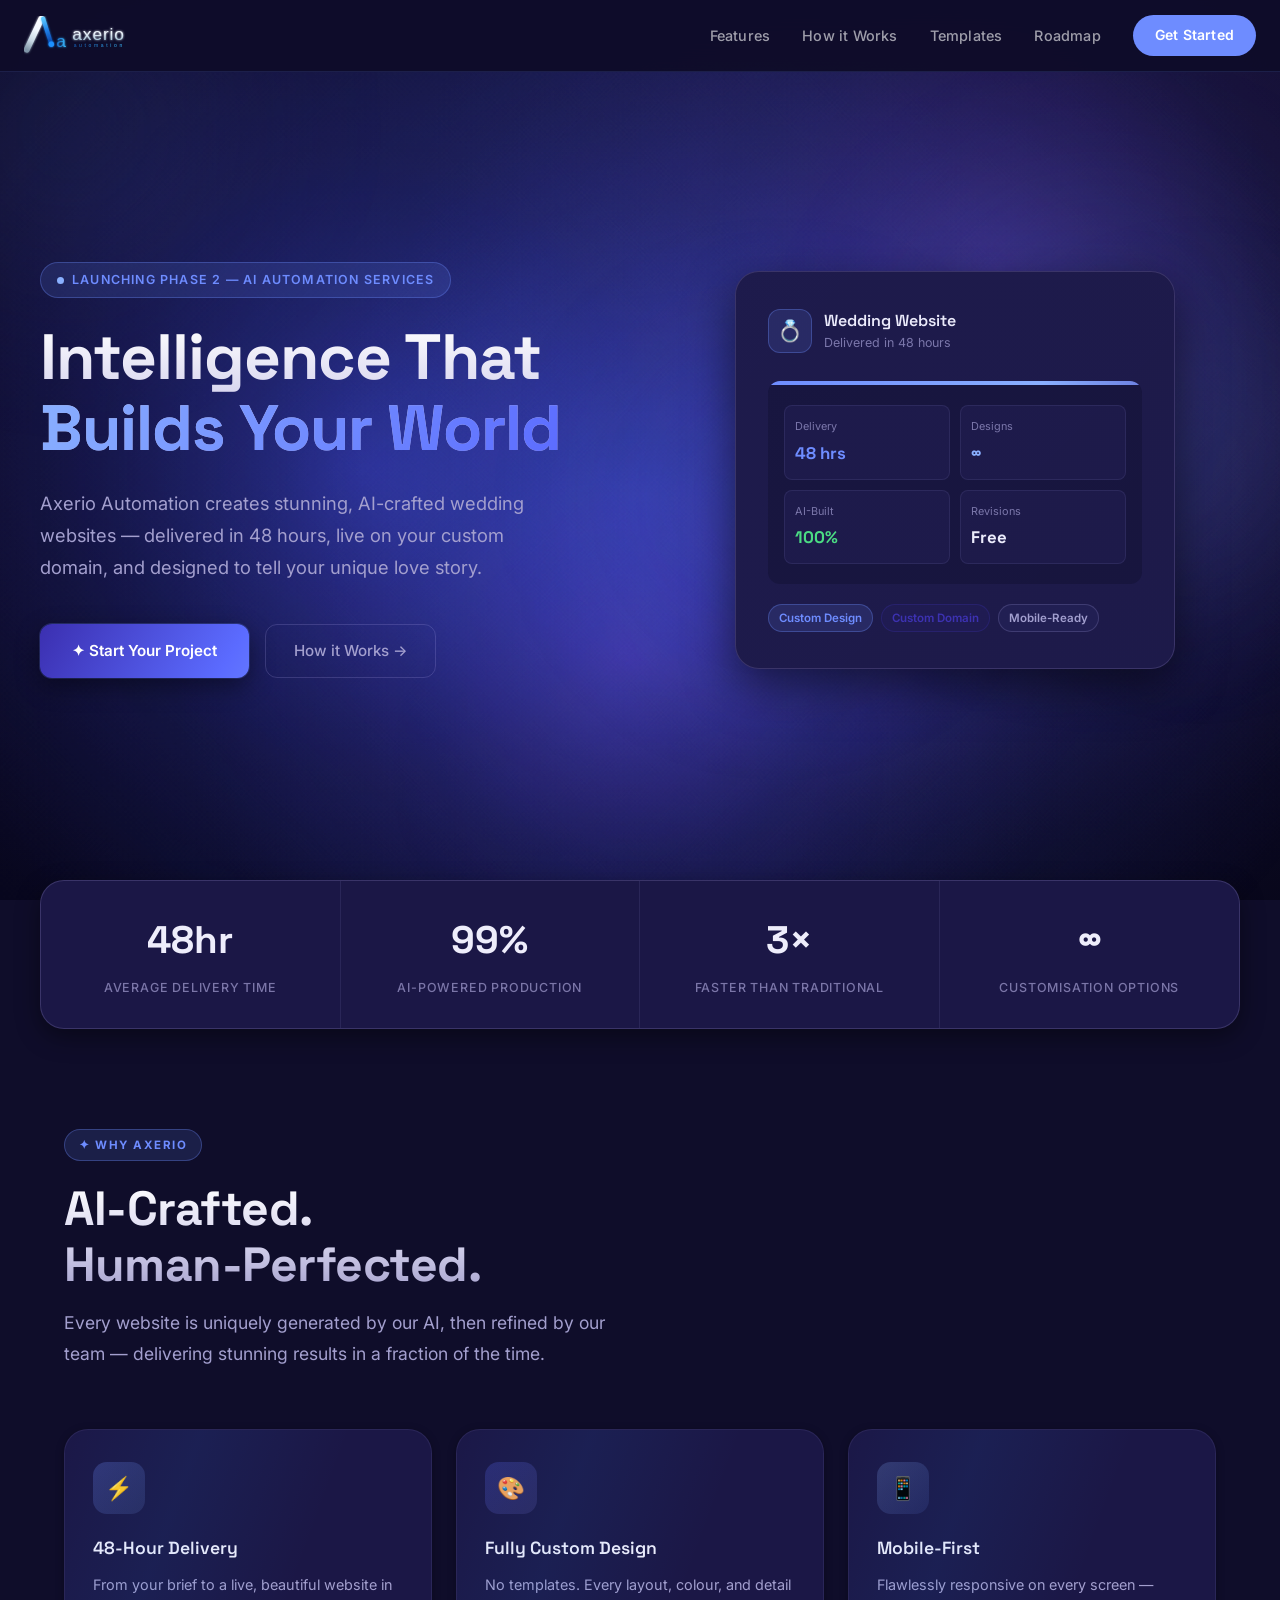
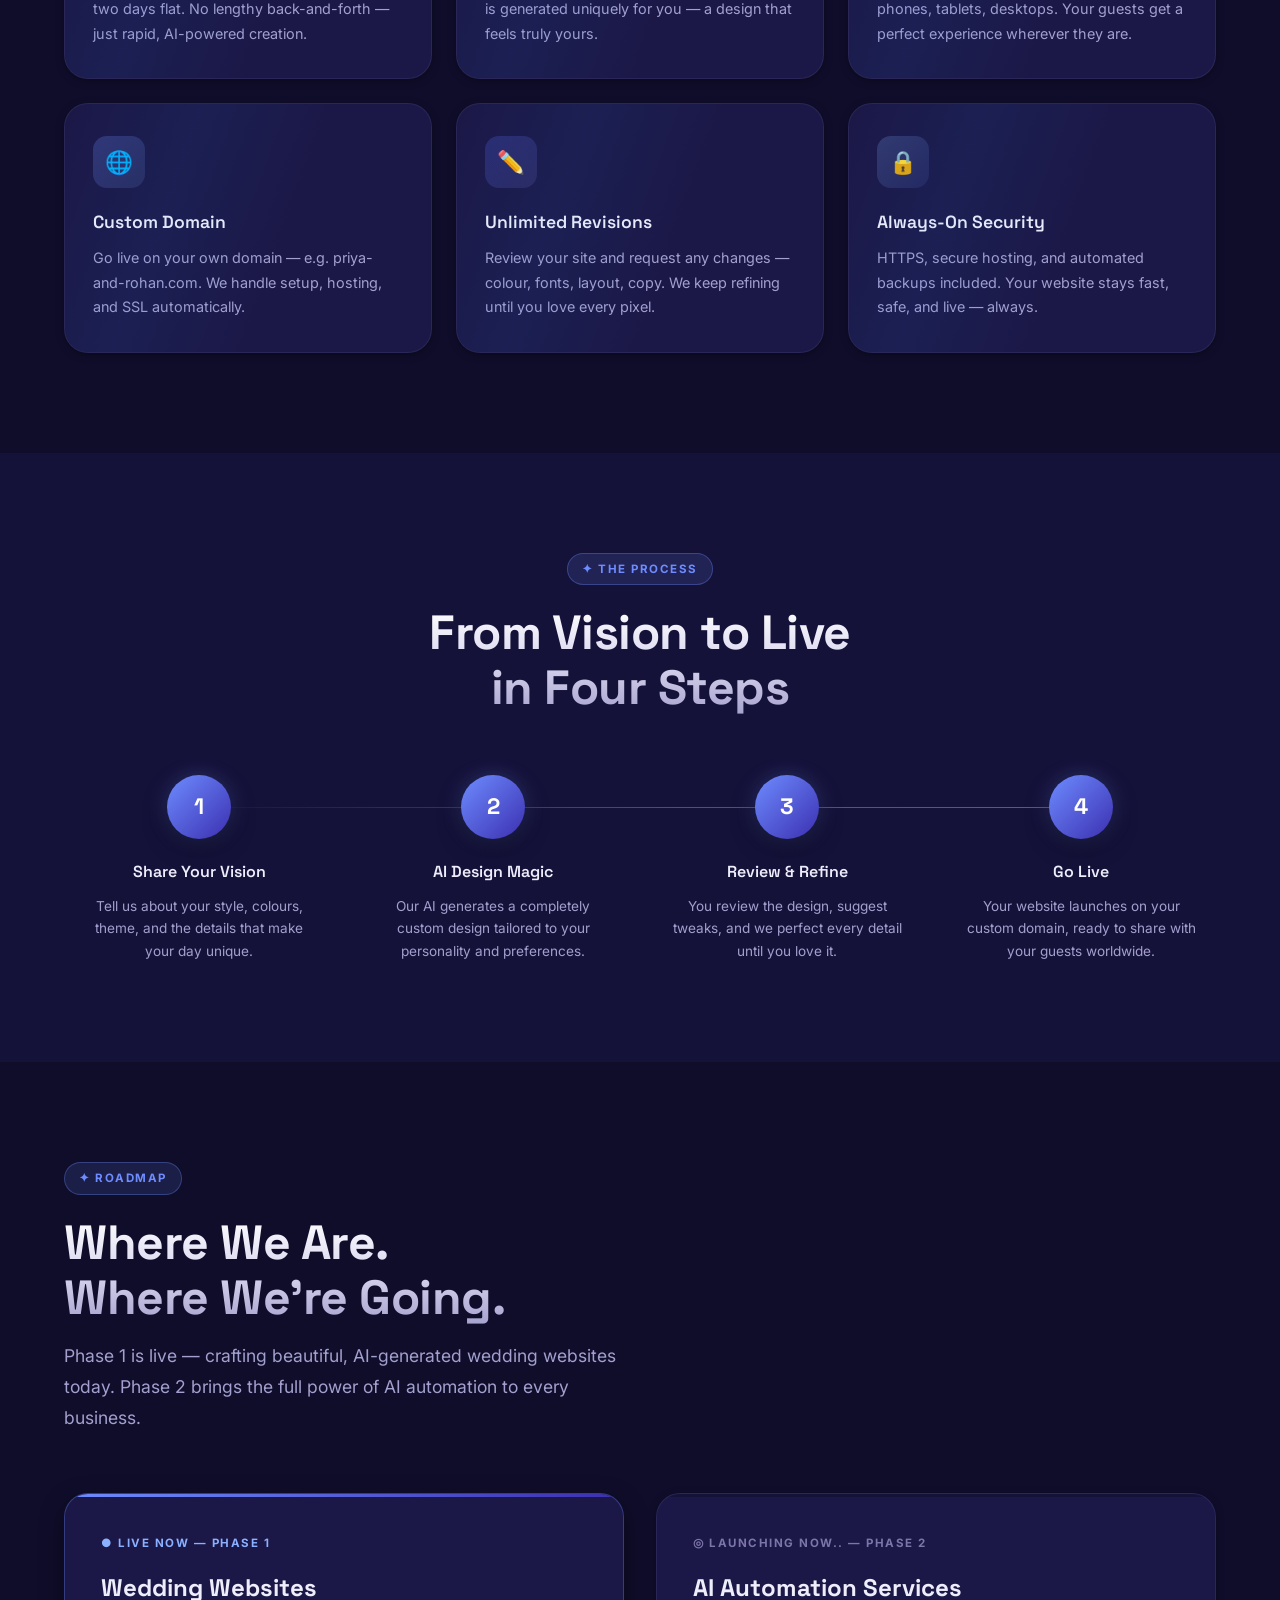
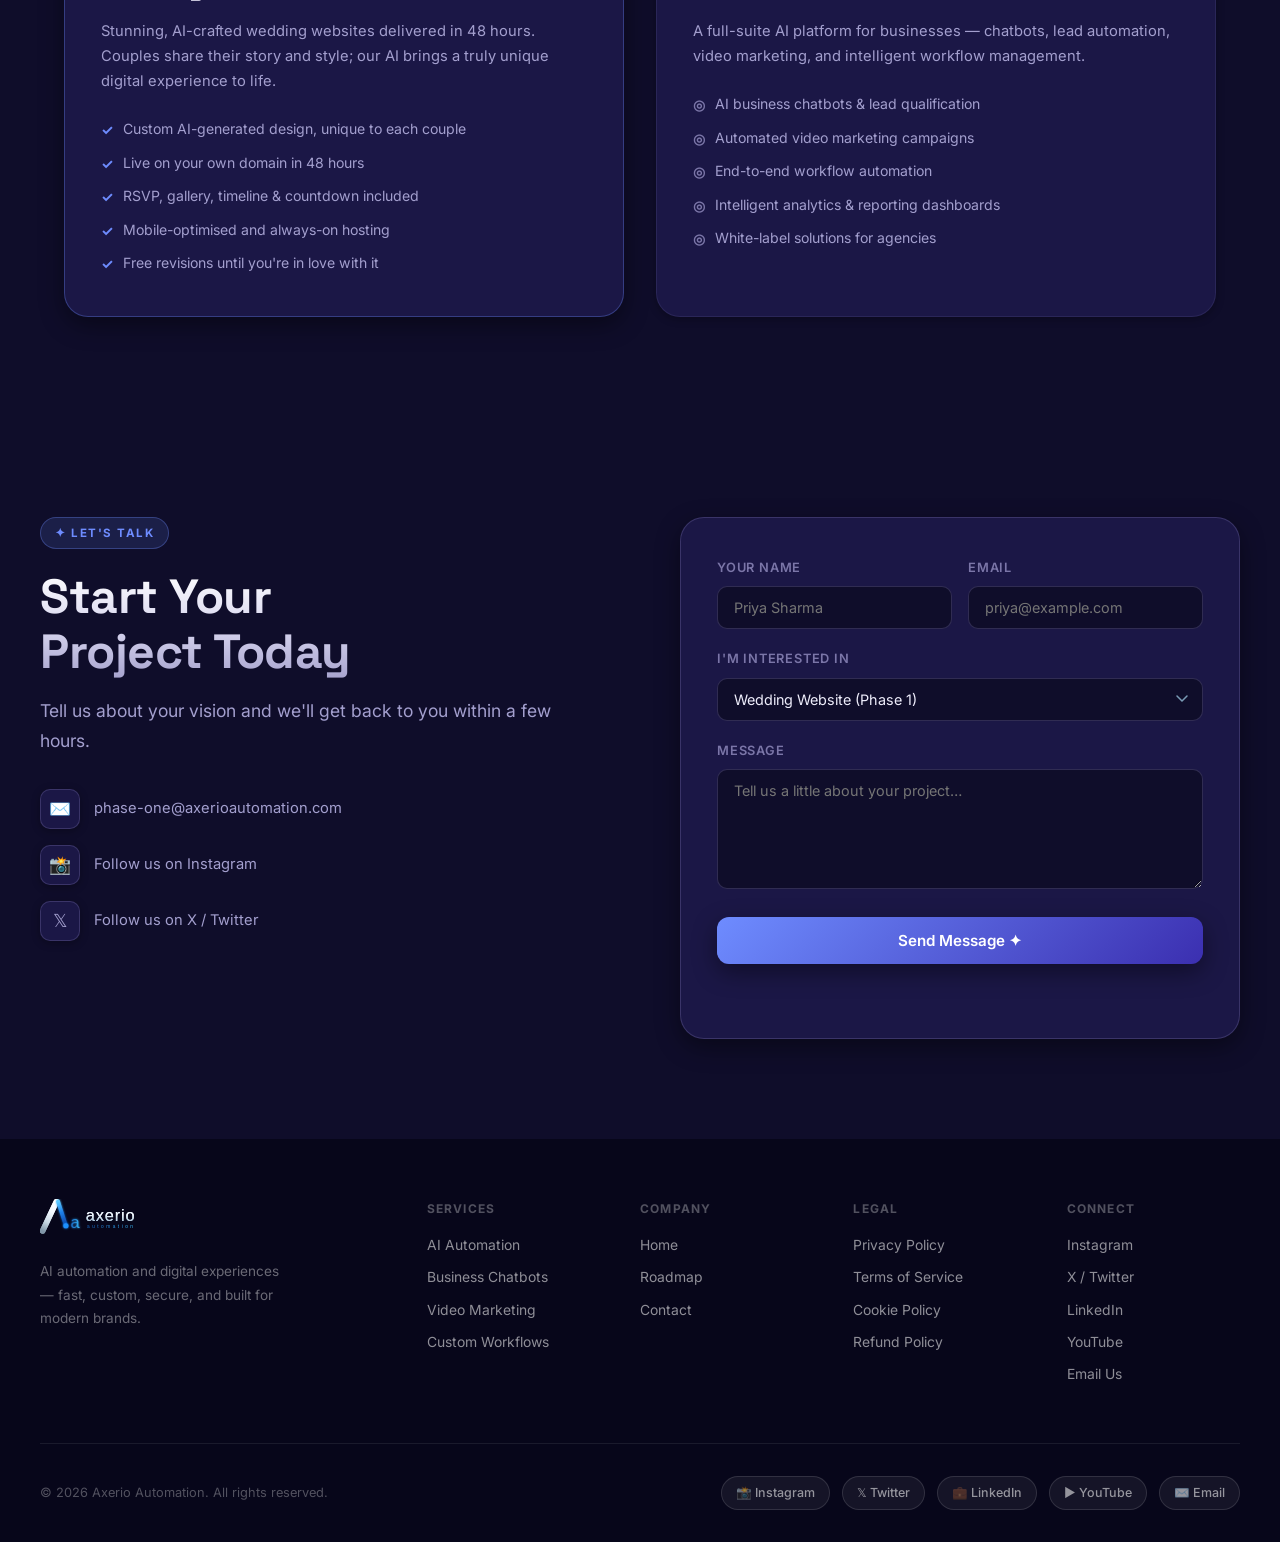
<file: index.html>
<!DOCTYPE html>
<html lang="en">
<head>
  <meta charset="UTF-8" />
  <meta name="viewport" content="width=device-width, initial-scale=1.0" />

  <!-- SEO — populated by config.js -->
  <title>Axerio Automation — AI Automation Platform & Digital Experiences</title>
  <meta name="description" content="Axerio Automation builds AI-powered automation platforms and digital experiences with fast delivery, secure hosting, and tailored business workflows." />
  <link rel="canonical" href="https://axerioautomation.com/" />
  <meta property="og:type" content="website" />
  <meta property="og:site_name" content="Axerio Automation" />
  <meta property="og:title" content="Axerio Automation — AI Automation Platform & Digital Experiences" />
  <meta property="og:description" content="Axerio Automation builds AI-powered automation platforms and digital experiences with fast delivery, secure hosting, and tailored business workflows." />
  <meta property="og:url" content="https://axerioautomation.com" />
  <meta property="og:image" content="https://axerioautomation.com/assets/logo-3.0-zoomed-in-removebg.png" />
  <meta property="og:image:alt" content="Axerio Automation AI automation platform" />
  <meta property="og:image:type" content="image/png" />
  <meta name="twitter:card" content="summary_large_image" />
  <meta name="twitter:site" content="@axerio1" />
  <meta name="twitter:creator" content="@axerio1" />
  <meta name="twitter:title" content="Axerio Automation — AI Automation Platform & Digital Experiences" />
  <meta name="twitter:description" content="Axerio Automation builds AI-powered automation platforms and digital experiences with fast delivery, secure hosting, and tailored business workflows." />
  <meta name="twitter:image" content="https://axerioautomation.com/assets/logo-3.0-zoomed-in-removebg.png" />
  <meta name="theme-color" content="#0B1220" />
  <script type="application/ld+json">
  {
    "@context": "https://schema.org",
    "@graph": [
      {
        "@type": "Organization",
        "name": "Axerio Automation",
        "url": "https://axerioautomation.com",
        "logo": "https://axerioautomation.com/assets/logo.svg",
        "sameAs": [
          "https://www.instagram.com/axerioautomation/",
          "https://x.com/axerio1",
          "https://www.linkedin.com/in/axerio-automation-567118411/",
          "https://www.youtube.com/@axerioautomation"
        ],
        "contactPoint": [
          {
            "@type": "ContactPoint",
            "contactType": "sales",
            "email": "phase-one@axerioautomation.com"
          }
        ]
      },
      {
        "@type": "WebSite",
        "url": "https://axerioautomation.com",
        "name": "Axerio Automation",
        "description": "AI-powered automation platform and digital experience design.",
        "potentialAction": {
          "@type": "SearchAction",
          "target": "https://axerioautomation.com/?s={search_term_string}",
          "query-input": "required name=search_term_string"
        }
      }
    ]
  }
  </script>

  <link rel="icon" type="image/x-icon" href="./assets/logo-3.0-zoomed-in-removebg.png">
  <link rel="preconnect" href="https://fonts.googleapis.com" />
  <link rel="preconnect" href="https://fonts.gstatic.com" crossorigin />
  <link href="https://fonts.googleapis.com/css2?family=Space+Grotesk:wght@300;400;500;600;700&family=Inter:wght@300;400;500;600&display=swap" rel="stylesheet" />
  <script src="js/config.js"></script>

  <link rel="stylesheet" href="./css/main.css" />
  <link rel="stylesheet" href="./css/animations.css" />
</head>

<body>

<!-- NAV -->
<nav>
  <a class="nav-logo" href="#hero">
    <img id="nav-logo-img" src="assets/logo.svg" alt="Axerio Automation" />
  </a>
  <div class="nav-links">
    <a href="#features">Features</a>
    <a href="#process">How it Works</a>
    <a href="presets.html">Templates</a>
    <a href="#phases">Roadmap</a>
    <a href="#contact" class="nav-cta">Get Started</a>
  </div>
  <button class="hamburger" id="hamburger" aria-label="Menu">
    <span></span><span></span><span></span>
  </button>
</nav>

<!-- MOBILE MENU -->
<div class="mobile-menu" id="mobile-menu">
  <a href="#features"      onclick="closeMobile()">Features</a>
  <a href="#process"       onclick="closeMobile()">How it Works</a>
  <a href="presets.html"   onclick="closeMobile()">Templates</a>
  <a href="#phases"        onclick="closeMobile()">Roadmap</a>
  <a href="#contact"   onclick="closeMobile()" class="nav-cta">Get Started</a>
</div>

<!-- HERO -->
<section id="hero">
  <canvas id="bg-canvas" aria-hidden="true"></canvas>
  <div class="hero-inner">
    <div class="hero-content">
      <div class="badge" id="hero-badge">Launching Phase 2 — AI Automation Services</div>
      <h1 class="hero-title">
        <span id="hero-line1">Intelligence That</span><br>
        <span class="gradient-text" id="hero-line2">Builds Your World</span>
      </h1>
      <p class="hero-subtitle" id="hero-subtitle">
        Axerio Automation creates AI-powered automation solutions and digital experiences with custom workflows, fast delivery, and secure hosting.
      </p>
      <div class="hero-actions">
        <a href="#contact" class="btn-primary">✦ Start Your Project</a>
        <a href="#process" class="btn-ghost">How it Works →</a>
      </div>
    </div>
    <div class="hero-visual">
      <div class="orb orb-1"></div>
      <div class="orb orb-2"></div>
      <div class="hero-card" id="hero-card">
        <div class="card-header">
          <div class="card-icon">💍</div>
          <div>
            <div class="card-title">Wedding Website</div>
            <div class="card-sub">Delivered in 48 hours</div>
          </div>
        </div>
        <div class="card-preview">
          <div class="preview-bar"></div>
          <div class="preview-body">
            <div class="preview-item">
              <div class="pi-label">Delivery</div>
              <div class="pi-val" style="color:var(--terra)">48 hrs</div>
            </div>
            <div class="preview-item">
              <div class="pi-label">Designs</div>
              <div class="pi-val" style="color:var(--copper)">∞</div>
            </div>
            <div class="preview-item">
              <div class="pi-label">AI-Built</div>
              <div class="pi-val" style="color:#4ADE80">100%</div>
            </div>
            <div class="preview-item">
              <div class="pi-label">Revisions</div>
              <div class="pi-val">Free</div>
            </div>
          </div>
        </div>
        <div class="card-tags">
          <span class="tag tag-blue">Custom Design</span>
          <span class="tag tag-cyan">Custom Domain</span>
          <span class="tag tag-silver">Mobile-Ready</span>
        </div>
      </div>
    </div>
  </div>
</section>

<!-- STATS -->
<div id="stats">
  <div class="stats-grid" id="stats-grid">
    <!-- populated by JS -->
  </div>
</div>

<!-- FEATURES -->
<section id="features">
  <div class="container">
    <div class="reveal">
      <div class="section-tag">✦ Why Axerio</div>
      <h2 class="section-title">AI-Crafted.<br>Human-Perfected.</h2>
      <p class="section-sub">Every website is uniquely generated by our AI, then refined by our team — delivering stunning results in a fraction of the time.</p>
    </div>
    <div class="features-grid">
      <div class="feature-card reveal reveal-delay-1">
        <div class="feature-icon fi-blue">⚡</div>
        <h3 class="feature-title">48-Hour Delivery</h3>
        <p class="feature-desc">From your brief to a live, beautiful website in two days flat. No lengthy back-and-forth — just rapid, AI-powered creation.</p>
      </div>
      <div class="feature-card reveal reveal-delay-2">
        <div class="feature-icon fi-cyan">🎨</div>
        <h3 class="feature-title">Fully Custom Design</h3>
        <p class="feature-desc">No templates. Every layout, colour, and detail is generated uniquely for you — a design that feels truly yours.</p>
      </div>
      <div class="feature-card reveal reveal-delay-3">
        <div class="feature-icon fi-white">📱</div>
        <h3 class="feature-title">Mobile-First</h3>
        <p class="feature-desc">Flawlessly responsive on every screen — phones, tablets, desktops. Your guests get a perfect experience wherever they are.</p>
      </div>
      <div class="feature-card reveal reveal-delay-1">
        <div class="feature-icon fi-blue">🌐</div>
        <h3 class="feature-title">Custom Domain</h3>
        <p class="feature-desc">Go live on your own domain — e.g. priya-and-rohan.com. We handle setup, hosting, and SSL automatically.</p>
      </div>
      <div class="feature-card reveal reveal-delay-2">
        <div class="feature-icon fi-cyan">✏️</div>
        <h3 class="feature-title">Unlimited Revisions</h3>
        <p class="feature-desc">Review your site and request any changes — colour, fonts, layout, copy. We keep refining until you love every pixel.</p>
      </div>
      <div class="feature-card reveal reveal-delay-3">
        <div class="feature-icon fi-white">🔒</div>
        <h3 class="feature-title">Always-On Security</h3>
        <p class="feature-desc">HTTPS, secure hosting, and automated backups included. Your website stays fast, safe, and live — always.</p>
      </div>
    </div>
  </div>
</section>

<!-- PROCESS -->
<section id="process">
  <div class="container">
    <div class="reveal" style="text-align:center">
      <div class="section-tag">✦ The Process</div>
      <h2 class="section-title">From Vision to Live<br>in Four Steps</h2>
    </div>
    <div class="process-grid" id="process-steps">
      <!-- populated by JS -->
    </div>
  </div>
</section>

<!-- PHASES / ROADMAP -->
<section id="phases">
  <div class="container">
    <div class="reveal">
      <div class="section-tag">✦ Roadmap</div>
      <h2 class="section-title">Where We Are.<br>Where We're Going.</h2>
      <p class="section-sub">Phase 1 is live — crafting beautiful, AI-generated wedding websites today. Phase 2 brings the full power of AI automation to every business.</p>
    </div>
    <div class="phases-grid">
      <div class="phase-card active reveal reveal-delay-1">
        <div class="phase-label live">● Live Now — Phase 1</div>
        <h3 class="phase-title">Wedding Websites</h3>
        <p class="phase-desc">Stunning, AI-crafted wedding websites delivered in 48 hours. Couples share their story and style; our AI brings a truly unique digital experience to life.</p>
        <ul class="phase-perks">
          <li>Custom AI-generated design, unique to each couple</li>
          <li>Live on your own domain in 48 hours</li>
          <li>RSVP, gallery, timeline &amp; countdown included</li>
          <li>Mobile-optimised and always-on hosting</li>
          <li>Free revisions until you're in love with it</li>
        </ul>
      </div>
      <div class="phase-card upcoming reveal reveal-delay-2">
        <div class="phase-label coming">◎ Launching Now.. — Phase 2</div>
        <h3 class="phase-title">AI Automation Services</h3>
        <p class="phase-desc">A full-suite AI platform for businesses — chatbots, lead automation, video marketing, and intelligent workflow management.</p>
        <ul class="phase-perks">
          <li>AI business chatbots &amp; lead qualification</li>
          <li>Automated video marketing campaigns</li>
          <li>End-to-end workflow automation</li>
          <li>Intelligent analytics &amp; reporting dashboards</li>
          <li>White-label solutions for agencies</li>
        </ul>
      </div>
    </div>
  </div>
</section>

<!-- TRUST / REVIEWS (hidden until real reviews added) -->
<section id="trust" style="display:none">
  <div class="container">
    <div class="trust-header reveal">
      <div class="section-tag">✦ Client Stories</div>
      <h2 class="section-title">Loved by Couples<br>Across India</h2>
    </div>
    <div class="trust-strip">
      <div class="trust-badge">★★★★★ 5-Star Rated</div>
    </div>
    <div class="testimonials-grid" id="testimonials-grid">
      <!-- populated by JS when testimonials.length > 0 -->
    </div>
  </div>
</section>

<!-- CONTACT -->
<section id="contact">
  <div class="contact-inner">
    <div class="contact-info reveal">
      <div class="section-tag">✦ Let's Talk</div>
      <h2 class="section-title">Start Your<br>Project Today</h2>
      <p class="section-sub" style="margin-bottom:8px">Tell us about your vision and we'll get back to you within a few hours.</p>
      <div class="info-links">
        <a class="info-link" id="contact-email-link" href="#">
          <span class="info-icon">✉️</span>
          <span id="contact-email-text">phase-one@axerioautomation.com</span>
        </a>
        <a class="info-link" id="contact-instagram-link" href="#" target="_blank" rel="noopener">
          <span class="info-icon">📸</span>
          <span>Follow us on Instagram</span>
        </a>
        <a class="info-link" id="contact-twitter-link" href="#" target="_blank" rel="noopener">
          <span class="info-icon">𝕏</span>
          <span>Follow us on X / Twitter</span>
        </a>
      </div>
    </div>
    <div class="contact-form-wrap reveal reveal-delay-1">
      <form id="contact-form" novalidate>
        <div class="form-grid">
          <div class="form-row">
            <label for="f-name">Your Name</label>
            <input id="f-name" name="name" type="text" placeholder="Priya Sharma" required />
          </div>
          <div class="form-row">
            <label for="f-email">Email</label>
            <input id="f-email" name="email" type="email" placeholder="priya@example.com" required />
          </div>
        </div>
        <div class="form-row">
          <label for="f-service">I'm interested in</label>
          <select id="f-service" name="service">
            <!-- options populated from config -->
          </select>
        </div>
        <div class="form-row">
          <label for="f-message">Message</label>
          <textarea id="f-message" name="message" placeholder="Tell us a little about your project…" required></textarea>
        </div>
        <button type="submit" class="btn-submit">Send Message ✦</button>
        <p id="form-status" aria-live="polite"></p>
      </form>
    </div>
  </div>
</section>

<!-- FOOTER -->
<footer>
  <div class="footer-inner">
    <div class="footer-top">
      <div class="footer-brand">
        <img id="footer-logo" src="assets/logo.svg" alt="Axerio Automation" />
        <p class="footer-tagline">AI automation and digital experiences — fast, custom, secure, and built for modern brands.</p>
      </div>
      <div class="footer-col">
        <h4>Services</h4>
        <a href="#features">AI Automation</a>
        <a href="#phases">Business Chatbots</a>
        <a href="#phases">Video Marketing</a>
        <a href="#phases">Custom Workflows</a>
      </div>
      <div class="footer-col">
        <h4>Company</h4>
        <a href="#hero">Home</a>
        <a href="#phases">Roadmap</a>
        <a href="#contact">Contact</a>
      </div>
      <div class="footer-col">
        <h4>Legal</h4>
        <a href="./legal/privacy-policy.html">Privacy Policy</a>
        <a href="./legal/terms-of-service.html">Terms of Service</a>
        <a href="./legal/cookie-policy.html">Cookie Policy</a>
        <a href="./legal/refund-policy.html">Refund Policy</a>
      </div>
      <div class="footer-col">
        <h4>Connect</h4>
        <a id="footer-instagram" href="#" target="_blank" rel="noopener">Instagram</a>
        <a id="footer-twitter"   href="#" target="_blank" rel="noopener">X / Twitter</a>
        <a id="footer-linkedin"  href="#" target="_blank" rel="noopener">LinkedIn</a>
        <a id="footer-youtube"   href="#" target="_blank" rel="noopener">YouTube</a>
        <a id="footer-email"     href="#">Email Us</a>
      </div>
    </div>
    <div class="footer-bottom">
      <p class="footer-copy">© <span id="footer-year"></span> Axerio Automation. All rights reserved.</p>
      <div class="footer-socials">
        <a class="social-pill" id="social-instagram" href="#" target="_blank" rel="noopener">📸 Instagram</a>
        <a class="social-pill" id="social-twitter"   href="#" target="_blank" rel="noopener">𝕏 Twitter</a>
        <a class="social-pill" id="social-linkedin"  href="#" target="_blank" rel="noopener">💼 LinkedIn</a>
        <a class="social-pill" id="social-youtube"   href="#" target="_blank" rel="noopener">▶ YouTube</a>
        <a class="social-pill" id="social-email"     href="#">✉️ Email</a>
      </div>
    </div>
  </div>
</footer>

<script src="js/main.js"></script>


<!-- ══════════════════════════════════════════════════════════════════
     COOKIE CONSENT BANNER
     ══════════════════════════════════════════════════════════════════ -->
<div id="cookie-banner" style="
  display:none;
  position:fixed;
  bottom:24px;
  left:50%;
  transform:translateX(-50%);
  width:calc(100% - 48px);
  max-width:720px;
  background:rgba(10,22,40,0.97);
  border:1px solid rgba(255,255,255,0.1);
  border-radius:16px;
  padding:20px 24px;
  z-index:9999;
  box-shadow:0 8px 40px rgba(0,0,0,0.6);
  align-items:center;
  justify-content:space-between;
  gap:20px;
  flex-wrap:wrap;
  backdrop-filter:blur(12px);
  font-family:'Inter',sans-serif;
">
  <p style="margin:0;font-size:0.83rem;color:#A39FCE;line-height:1.6;flex:1;min-width:200px;">
    We use cookies to keep the site working and understand how it's used.
    See our <a href="./legal/cookie-policy.html" style="color:#8AB0FF;text-decoration:none;">Cookie Policy</a>
    and <a href="./legal/privacy-policy.html" style="color:#8AB0FF;text-decoration:none;">Privacy Policy</a>.
  </p>
  <div style="display:flex;gap:10px;flex-shrink:0;">
    <button onclick="cookieDecline()" style="
      background:transparent;
      border:1px solid rgba(255,255,255,0.15);
      color:#A39FCE;
      font-size:0.8rem;
      font-family:'Inter',sans-serif;
      padding:8px 16px;
      border-radius:100px;
      cursor:pointer;
      transition:all 0.2s;
    " onmouseover="this.style.borderColor='rgba(255,255,255,0.3)';this.style.color='#fff'"
       onmouseout="this.style.borderColor='rgba(255,255,255,0.15)';this.style.color='#A39FCE'">
      Decline
    </button>
    <button onclick="cookieAccept()" style="
      background:linear-gradient(135deg,#3B2FB0,#5B6BFF);
      border:none;
      color:#fff;
      font-size:0.8rem;
      font-family:'Inter',sans-serif;
      font-weight:600;
      padding:8px 20px;
      border-radius:100px;
      cursor:pointer;
      transition:opacity 0.2s;
    " onmouseover="this.style.opacity='0.85'"
       onmouseout="this.style.opacity='1'">
      Accept
    </button>
  </div>
</div>


</body>
</html>
</file>
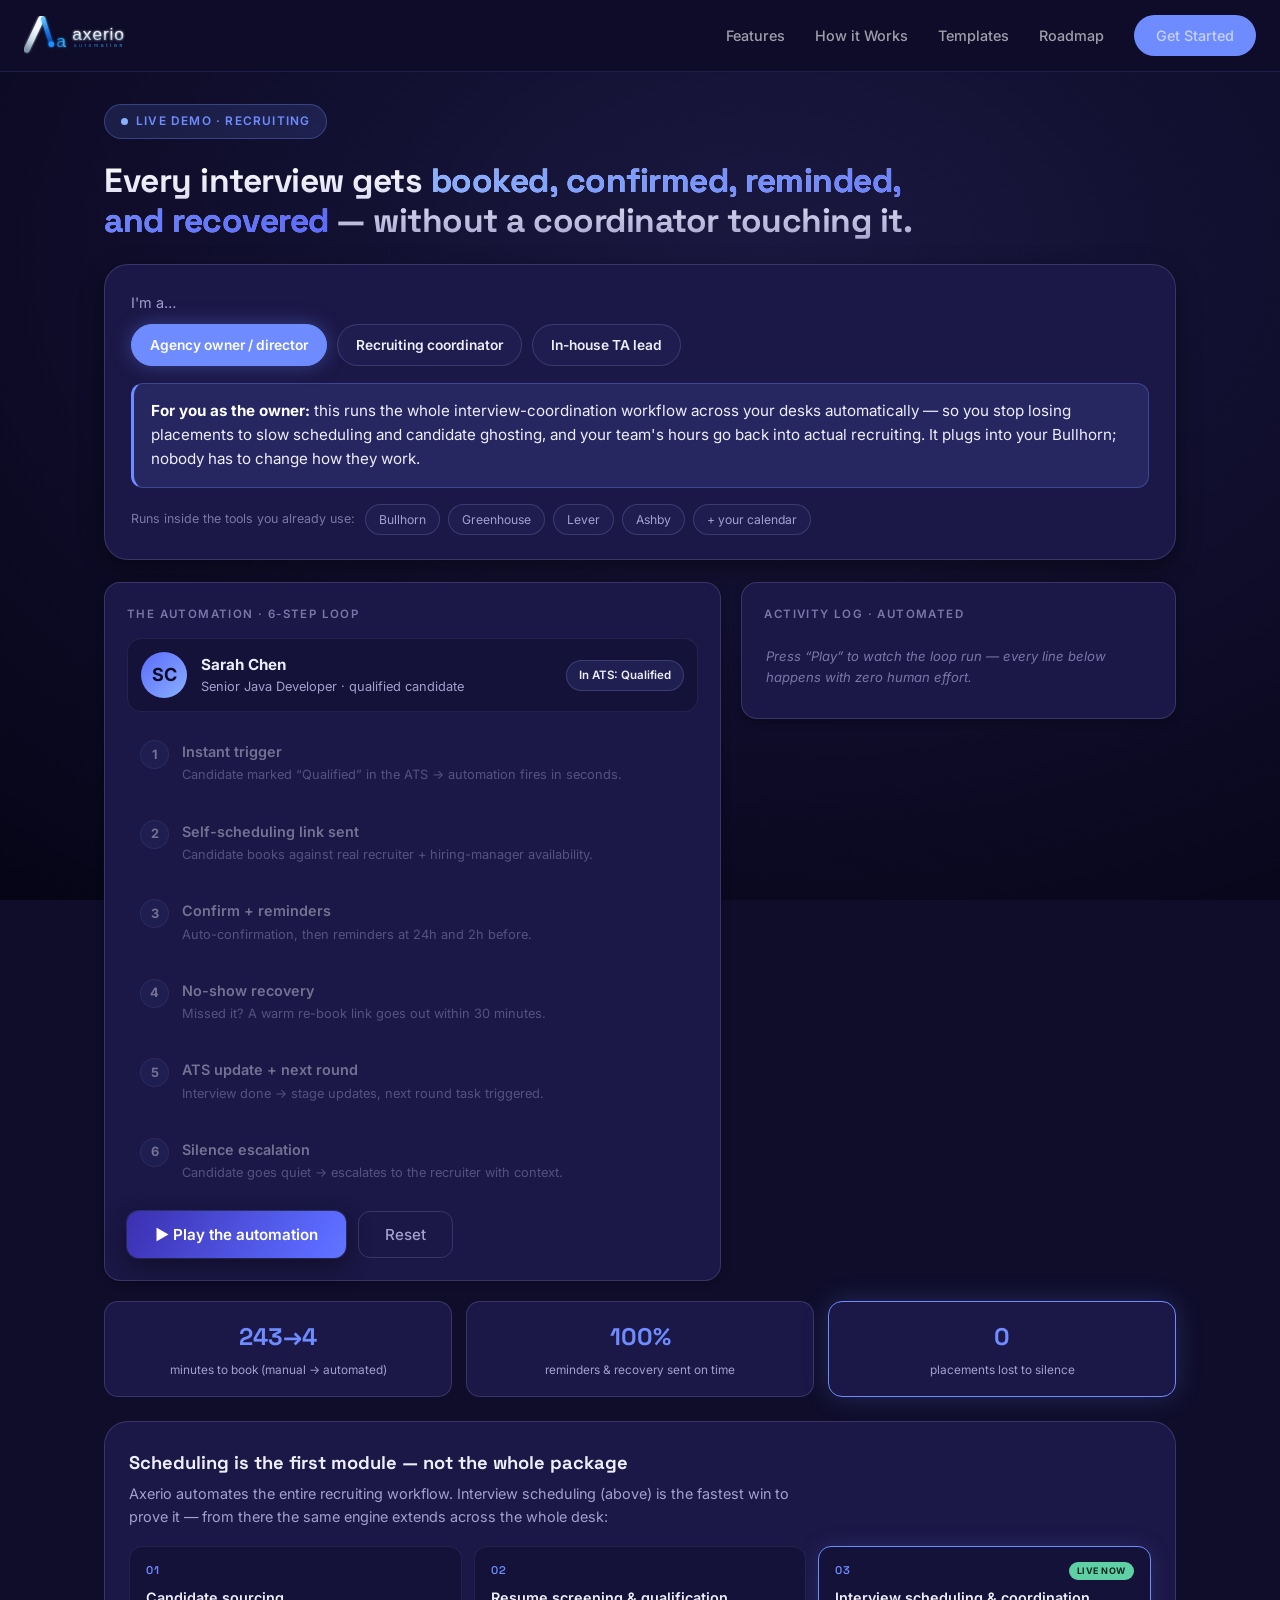
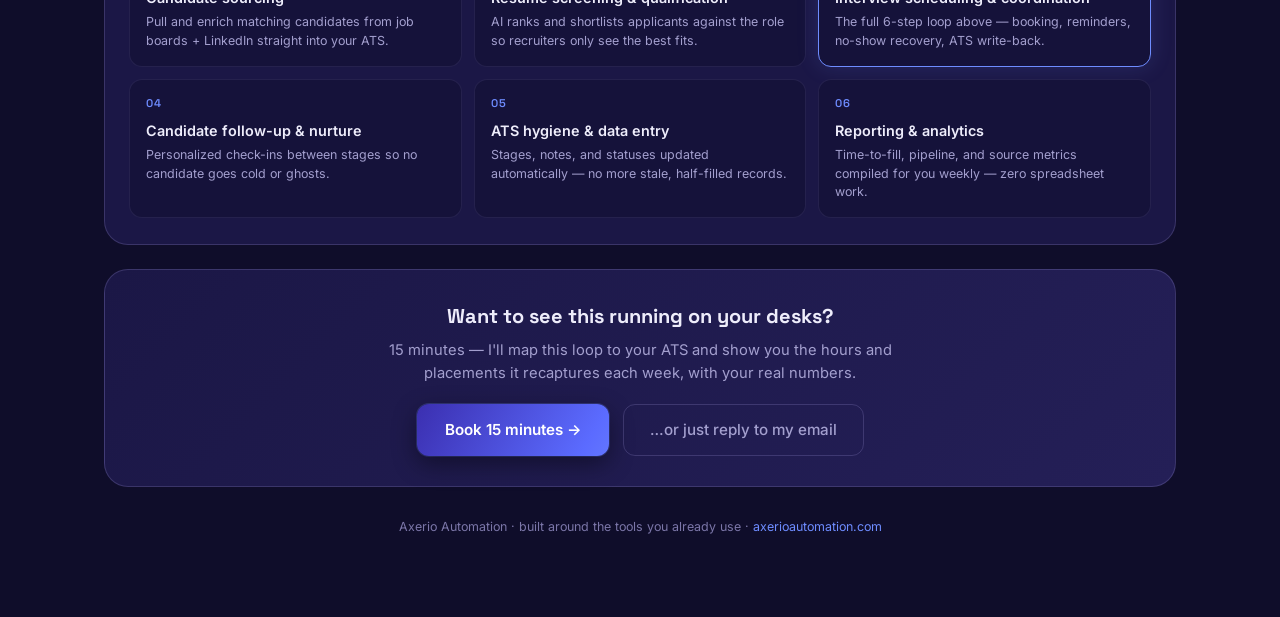
<file: demo/index.html>
<!DOCTYPE html>
<html lang="en">
<head>
<meta charset="UTF-8">
<meta name="viewport" content="width=device-width, initial-scale=1.0">
<title>Axerio — See the recruiting automation running on your stack</title>
<meta name="description" content="A live, interactive demo of Axerio's recruiting workflow automation: sourcing, screening, interview scheduling, follow-up, ATS hygiene and reporting. Pick your role and watch it run.">
<meta property="og:title" content="Axerio — Recruiting Automation (Live Demo)">
<meta property="og:description" content="Pick your role and watch the interview-scheduling loop run live. Part of the full recruiting automation suite. Works with Bullhorn, Greenhouse, Lever, Ashby.">
<meta property="og:url" content="https://axerioautomation.com/demo/">
<link rel="icon" type="image/x-icon" href="../assets/logo-3.0-zoomed-in-removebg.png">
<link rel="preconnect" href="https://fonts.googleapis.com" />
<link rel="preconnect" href="https://fonts.gstatic.com" crossorigin />
<link href="https://fonts.googleapis.com/css2?family=Space+Grotesk:wght@300;400;500;600;700&family=Inter:wght@300;400;500;600&display=swap" rel="stylesheet" />
<style>
  /* ===== Axerio design tokens (copied from the site, self-contained) ===== */
  :root{
    --bg:#0F0D2A; --bg-alt:#15123A; --bg-card:#1B1746;
    --terra:#6E8CFF; --terra-soft:rgba(110,140,255,0.14); --terra-border:rgba(110,140,255,0.32);
    --burgundy:#3B2FB0; --copper:#8AB0FF;
    --text-1:#EEEDFB; --text-2:#A39FCE; --text-3:#7B76A8;
    --border:rgba(178,168,238,0.10); --border-med:rgba(178,168,238,0.20); --border-strong:rgba(178,168,238,0.38);
    --shadow-sm:0 2px 8px rgba(0,0,0,0.30); --shadow-md:0 8px 24px rgba(0,0,0,0.42); --shadow-lg:0 16px 48px rgba(0,0,0,0.55);
    --radius:16px; --radius-lg:24px; --green:#5FD0A6;
  }
  *,*::before,*::after{box-sizing:border-box;margin:0;padding:0}
  html{scroll-behavior:smooth}
  body{font-family:"Inter",sans-serif;background:radial-gradient(1200px 820px at 60% 28%,#1a1840 0%,#0f0d2a 54%,#060517 100%) fixed,#0F0D2A;color:var(--text-1);line-height:1.6;min-height:100vh;overflow-x:hidden}
  @keyframes pulse-dot{0%,100%{opacity:1;box-shadow:0 0 0 0 rgba(110,140,255,0.5)}50%{opacity:.7;box-shadow:0 0 0 6px rgba(110,140,255,0)}}
  @keyframes gradShift{0%,100%{background-position:0% 50%}50%{background-position:100% 50%}}
  @keyframes inAnim{to{opacity:1;transform:none}}

  /* ===== Nav (copied from site) ===== */
  nav{position:fixed;top:0;left:0;right:0;z-index:100;padding:0 24px;height:72px;display:flex;align-items:center;justify-content:space-between;background:rgba(15,13,42,0.97);backdrop-filter:blur(16px);-webkit-backdrop-filter:blur(16px);border-bottom:0.5px solid rgba(110,140,255,0.15)}
  .nav-logo{display:flex;align-items:center;gap:10px;text-decoration:none}
  .nav-logo img{height:40px;width:auto}
  .nav-links{display:flex;align-items:center;gap:30px}
  .nav-links a{color:rgba(255,255,255,0.6);text-decoration:none;font-size:0.9rem;font-weight:500;transition:color .2s}
  .nav-links a:hover{color:#fff}
  .nav-cta{background:var(--terra);color:#fff;padding:9px 22px;border-radius:100px;font-weight:600;font-size:0.875rem}
  .nav-cta:hover{background:var(--burgundy)}
  @media(max-width:760px){.nav-links a:not(.nav-cta){display:none}}

  /* ===== Buttons (copied from site) ===== */
  .btn-primary{display:inline-flex;align-items:center;gap:8px;background:linear-gradient(120deg,#3B2FB0,#5B6BFF,#8AB0FF,#5B6BFF);background-size:260% 260%;color:#fff;font-weight:600;font-size:0.95rem;padding:13px 28px;border-radius:12px;text-decoration:none;border:none;cursor:pointer;font-family:inherit;box-shadow:var(--shadow-md),0 0 0 1px rgba(110,140,255,0.25);animation:gradShift 7s ease-in-out infinite;transition:filter .2s,transform .2s}
  .btn-primary:hover{filter:brightness(1.1) saturate(1.05);transform:translateY(-2px)}
  .btn-ghost{display:inline-flex;align-items:center;gap:8px;background:transparent;color:var(--text-2);font-weight:500;font-size:0.95rem;padding:13px 26px;border-radius:12px;text-decoration:none;border:0.5px solid var(--border-med);cursor:pointer;font-family:inherit;transition:.2s}
  .btn-ghost:hover{color:var(--text-1);border-color:var(--border-strong);background:rgba(110,140,255,0.10)}

  /* ===== Demo layout ===== */
  .demo-wrap{max-width:1120px;margin:0 auto;padding:104px 24px 80px}
  .eyebrow{display:inline-flex;align-items:center;gap:8px;background:var(--terra-soft);border:0.5px solid var(--terra-border);color:var(--terra);font-size:0.74rem;font-weight:600;letter-spacing:1.2px;text-transform:uppercase;padding:7px 16px;border-radius:100px;margin-bottom:16px}
  .eyebrow::before{content:"";width:7px;height:7px;border-radius:50%;background:#8AB0FF;animation:pulse-dot 2s infinite}
  .hl{font-family:"Space Grotesk",sans-serif;font-size:clamp(1.5rem,3.2vw,2.1rem);line-height:1.2;font-weight:700;letter-spacing:-0.5px;margin:6px 0 22px;max-width:820px;
    background:linear-gradient(180deg,#FFFFFF,#DAD8F0 52%,#A6A2CE);-webkit-background-clip:text;background-clip:text;-webkit-text-fill-color:transparent;color:transparent}
  .hl span{background:linear-gradient(120deg,#8AB0FF,#5B6BFF,#8AB0FF);background-size:200% 200%;-webkit-background-clip:text;background-clip:text;-webkit-text-fill-color:transparent;animation:gradShift 8s ease-in-out infinite}

  .hero{background:var(--bg-card);border:0.5px solid var(--border-med);border-radius:var(--radius-lg);padding:26px 26px 24px;margin-bottom:22px;box-shadow:var(--shadow-md)}
  .role-q{color:var(--text-2);font-size:0.9rem;margin:0 0 10px}
  .roles{display:flex;gap:10px;flex-wrap:wrap}
  .role{background:rgba(110,140,255,0.06);border:0.5px solid var(--border-med);border-radius:100px;padding:9px 18px;cursor:pointer;font-weight:600;font-size:0.86rem;color:var(--text-1);transition:.18s;font-family:inherit}
  .role:hover{border-color:var(--border-strong);background:rgba(110,140,255,0.12)}
  .role.on{background:var(--terra);color:#fff;border-color:var(--terra);box-shadow:0 0 20px rgba(110,140,255,0.35)}
  .fit{margin-top:17px;background:var(--terra-soft);border:0.5px solid var(--terra-border);border-left:3px solid var(--terra);border-radius:12px;padding:15px 17px;font-size:0.95rem;line-height:1.6;color:var(--text-1)}
  .fit b{color:#fff}
  .ats{display:flex;align-items:center;gap:8px;flex-wrap:wrap;margin-top:16px}
  .ats .lab{color:var(--text-3);font-size:0.78rem;margin-right:2px}
  .chip{background:rgba(110,140,255,0.06);border:0.5px solid var(--border-med);border-radius:100px;padding:5px 13px;font-size:0.76rem;color:var(--text-2)}

  .grid{display:grid;grid-template-columns:1.35fr .95fr;gap:20px;align-items:start}
  @media(max-width:860px){.grid{grid-template-columns:1fr}}
  .card{background:var(--bg-card);border:0.5px solid var(--border-med);border-radius:var(--radius);padding:22px;box-shadow:var(--shadow-sm)}
  .card h2{font-size:0.72rem;text-transform:uppercase;letter-spacing:1.4px;color:var(--text-3);margin-bottom:15px;font-weight:600}
  .cand{display:flex;align-items:center;gap:14px;background:var(--bg-alt);border:0.5px solid var(--border);border-radius:14px;padding:13px;margin-bottom:15px}
  .av{flex:none;width:46px;height:46px;border-radius:50%;background:linear-gradient(135deg,#5B6BFF,#8AB0FF);display:flex;align-items:center;justify-content:center;font-weight:700;color:#0b0a24;font-size:18px}
  .cand .who{min-width:0}
  .cand .nm{font-weight:700;font-size:0.95rem}.cand .rl{color:var(--text-2);font-size:0.8rem}
  .stage{margin-left:auto;flex:none;font-size:0.72rem;font-weight:600;padding:5px 12px;border-radius:100px;background:rgba(110,140,255,0.12);border:0.5px solid var(--border-med);color:var(--text-1);transition:.4s}
  .step{display:flex;gap:13px;padding:12px;border-radius:13px;border:0.5px solid transparent;opacity:.42;transition:.45s;margin-bottom:8px}
  .step.active{opacity:1;background:var(--bg-alt);border-color:var(--terra)}
  .step.done{opacity:1}
  .dot{flex:none;width:29px;height:29px;border-radius:50%;background:rgba(110,140,255,0.14);border:0.5px solid var(--border-med);display:flex;align-items:center;justify-content:center;font-weight:700;font-size:0.8rem;transition:.4s}
  .step.active .dot{background:var(--terra);color:#fff;border-color:var(--terra)}
  .step.done .dot{background:var(--green);color:#06281d;border-color:var(--green)}
  .step .t{font-weight:600;font-size:0.9rem}.step .d{color:var(--text-2);font-size:0.8rem;margin-top:2px}
  .log{display:flex;flex-direction:column;gap:0;max-height:470px;overflow:auto}
  .ev{display:flex;gap:11px;padding:11px 2px;border-bottom:0.5px solid var(--border);opacity:0;transform:translateY(6px);animation:inAnim .4s forwards}
  .ev .ic{flex:none;width:30px;height:30px;border-radius:9px;display:flex;align-items:center;justify-content:center;font-size:15px}
  .ic.mail{background:rgba(110,140,255,0.18)}.ic.ok{background:rgba(95,208,166,0.18)}.ic.warn{background:rgba(255,196,77,0.16)}.ic.ats{background:rgba(139,176,255,0.14)}
  .ev .tx{font-size:0.82rem;line-height:1.45;color:var(--text-2);min-width:0}.ev .tx b{color:var(--text-1)}.ev .mt{color:var(--text-3);font-size:0.68rem;margin-top:2px}
  .msg{background:var(--bg);border:0.5px solid var(--border);border-left:3px solid var(--terra);border-radius:9px;padding:9px 11px;margin-top:6px;font-size:0.78rem;color:var(--text-2);font-style:italic}
  .controls{display:flex;gap:12px;margin-top:14px;flex-wrap:wrap}
  .empty{color:var(--text-3);font-size:0.82rem;font-style:italic;padding:8px 2px}

  .stats{display:grid;grid-template-columns:repeat(3,1fr);gap:14px;margin-top:20px}
  @media(max-width:600px){.stats{grid-template-columns:1fr}}
  .stat{background:var(--bg-card);border:0.5px solid var(--border-med);border-radius:14px;padding:16px;text-align:center;transition:.3s}
  .stat.hot{border-color:var(--terra);box-shadow:0 0 26px rgba(110,140,255,0.22)}
  .stat .n{font-family:"Space Grotesk",sans-serif;font-size:1.5rem;font-weight:700;color:var(--terra)}
  .stat .l{font-size:0.74rem;color:var(--text-2);margin-top:5px}

  .suite{margin-top:24px;background:var(--bg-card);border:0.5px solid var(--border-med);border-radius:var(--radius-lg);padding:26px 24px}
  .suite h3{font-family:"Space Grotesk",sans-serif;font-size:1.15rem;font-weight:700;color:var(--text-1);margin-bottom:6px}
  .suite p.s{color:var(--text-2);font-size:0.9rem;margin-bottom:18px;max-width:680px;line-height:1.55}
  .modules{display:grid;grid-template-columns:repeat(3,1fr);gap:12px}
  @media(max-width:760px){.modules{grid-template-columns:1fr}}
  .mod{display:flex;flex-direction:column;background:var(--bg-alt);border:0.5px solid var(--border);border-radius:13px;padding:15px 16px}
  .mod.live{border-color:var(--terra);box-shadow:0 0 22px rgba(110,140,255,0.16)}
  .mhead{display:flex;align-items:center;justify-content:space-between;gap:8px;min-height:18px;margin-bottom:6px}
  .mod .step-no{font-family:"Space Grotesk",sans-serif;font-size:0.7rem;color:var(--terra);font-weight:600;letter-spacing:1px}
  .mod .tag{font-size:0.56rem;font-weight:700;letter-spacing:0.5px;text-transform:uppercase;color:#06281d;background:var(--green);padding:2px 8px;border-radius:100px;white-space:nowrap}
  .mod .mt{font-weight:600;font-size:0.9rem;color:var(--text-1);margin-bottom:4px}
  .mod .md{font-size:0.78rem;color:var(--text-2);line-height:1.5}

  .cta{margin-top:24px;background:linear-gradient(135deg,var(--bg-card),#241f57);border:0.5px solid var(--border-med);border-radius:var(--radius-lg);padding:30px 24px;text-align:center}
  .cta h3{font-family:"Space Grotesk",sans-serif;font-size:1.25rem;font-weight:700;margin-bottom:7px;color:var(--text-1)}
  .cta p{color:var(--text-2);font-size:0.92rem;max-width:580px;margin:0 auto 18px;line-height:1.6}
  .cta-row{display:flex;gap:14px;justify-content:center;flex-wrap:wrap}
  .demo-foot{text-align:center;color:var(--text-3);font-size:0.78rem;margin-top:30px}
  .demo-foot a{color:var(--terra);text-decoration:none}
</style>
</head>
<body>

<nav>
  <a class="nav-logo" href="../index.html"><img src="../assets/logo.svg" alt="Axerio Automation" /></a>
  <div class="nav-links">
    <a href="../index.html#features">Features</a>
    <a href="../index.html#process">How it Works</a>
    <a href="../presets.html">Templates</a>
    <a href="../index.html#phases">Roadmap</a>
    <a href="../index.html#contact" class="nav-cta">Get Started</a>
  </div>
</nav>

<div class="demo-wrap">
  <span class="eyebrow">Live Demo · Recruiting</span>
  <div class="hl" id="headline">Every interview gets <span>booked, confirmed, reminded, and recovered</span> — without anyone chasing it.</div>

  <div class="hero">
    <div class="role-q">I'm a…</div>
    <div class="roles" id="roles">
      <div class="role on" data-role="owner">Agency owner / director</div>
      <div class="role" data-role="coord">Recruiting coordinator</div>
      <div class="role" data-role="ta">In-house TA lead</div>
    </div>
    <div class="fit" id="fit"></div>
    <div class="ats">
      <span class="lab">Runs inside the tools you already use:</span>
      <span class="chip">Bullhorn</span><span class="chip">Greenhouse</span>
      <span class="chip">Lever</span><span class="chip">Ashby</span><span class="chip">+ your calendar</span>
    </div>
  </div>

  <div class="grid">
    <div class="card">
      <h2>The automation · 6-step loop</h2>
      <div class="cand">
        <div class="av">SC</div>
        <div class="who"><div class="nm">Sarah Chen</div><div class="rl">Senior Java Developer · qualified candidate</div></div>
        <div class="stage" id="stage">In ATS: Qualified</div>
      </div>
      <div id="steps">
        <div class="step" data-i="0"><div class="dot">1</div><div><div class="t">Instant trigger</div><div class="d">Candidate marked “Qualified” in the ATS → automation fires in seconds.</div></div></div>
        <div class="step" data-i="1"><div class="dot">2</div><div><div class="t">Self-scheduling link sent</div><div class="d">Candidate books against real recruiter + hiring-manager availability.</div></div></div>
        <div class="step" data-i="2"><div class="dot">3</div><div><div class="t">Confirm + reminders</div><div class="d">Auto-confirmation, then reminders at 24h and 2h before.</div></div></div>
        <div class="step" data-i="3"><div class="dot">4</div><div><div class="t">No-show recovery</div><div class="d">Missed it? A warm re-book link goes out within 30 minutes.</div></div></div>
        <div class="step" data-i="4"><div class="dot">5</div><div><div class="t">ATS update + next round</div><div class="d">Interview done → stage updates, next round task triggered.</div></div></div>
        <div class="step" data-i="5"><div class="dot">6</div><div><div class="t">Silence escalation</div><div class="d">Candidate goes quiet → escalates to the recruiter with context.</div></div></div>
      </div>
      <div class="controls">
        <button class="btn-primary" id="play">▶ Play the automation</button>
        <button class="btn-ghost" id="reset">Reset</button>
      </div>
    </div>

    <div class="card">
      <h2>Activity log · automated</h2>
      <div class="log" id="log"><div class="empty">Press “Play” to watch the loop run — every line below happens with zero human effort.</div></div>
    </div>
  </div>

  <div class="stats" id="stats">
    <div class="stat" data-k="time"><div class="n">243→4</div><div class="l">minutes to book (manual → automated)</div></div>
    <div class="stat" data-k="ontime"><div class="n">100%</div><div class="l">reminders &amp; recovery sent on time</div></div>
    <div class="stat" data-k="lost"><div class="n">0</div><div class="l">placements lost to silence</div></div>
  </div>

  <div class="suite">
    <h3>Scheduling is the first module — not the whole package</h3>
    <p class="s">Axerio automates the entire recruiting workflow. Interview scheduling (above) is the fastest win to prove it — from there the same engine extends across the whole desk:</p>
    <div class="modules">
      <div class="mod"><div class="mhead"><span class="step-no">01</span></div><div class="mt">Candidate sourcing</div><div class="md">Pull and enrich matching candidates from job boards + LinkedIn straight into your ATS.</div></div>
      <div class="mod"><div class="mhead"><span class="step-no">02</span></div><div class="mt">Resume screening &amp; qualification</div><div class="md">AI ranks and shortlists applicants against the role so recruiters only see the best fits.</div></div>
      <div class="mod live"><div class="mhead"><span class="step-no">03</span><span class="tag">Live now</span></div><div class="mt">Interview scheduling &amp; coordination</div><div class="md">The full 6-step loop above — booking, reminders, no-show recovery, ATS write-back.</div></div>
      <div class="mod"><div class="mhead"><span class="step-no">04</span></div><div class="mt">Candidate follow-up &amp; nurture</div><div class="md">Personalized check-ins between stages so no candidate goes cold or ghosts.</div></div>
      <div class="mod"><div class="mhead"><span class="step-no">05</span></div><div class="mt">ATS hygiene &amp; data entry</div><div class="md">Stages, notes, and statuses updated automatically — no more stale, half-filled records.</div></div>
      <div class="mod"><div class="mhead"><span class="step-no">06</span></div><div class="mt">Reporting &amp; analytics</div><div class="md">Time-to-fill, pipeline, and source metrics compiled for you weekly — zero spreadsheet work.</div></div>
    </div>
  </div>

  <div class="cta">
    <h3 id="cta-h">Want to see this running on your stack?</h3>
    <p id="cta-p">15 minutes — I'll map this exact loop to your ATS and your real workflow, and show you what it'd save your team each week.</p>
    <div class="cta-row">
      <a class="btn-primary" href="https://calendly.com/axerioautomation/30min" target="_blank" rel="noopener">Book 15 minutes →</a>
      <a class="btn-ghost" href="mailto:axerioautomation@gmail.com?subject=Saw%20the%20Axerio%20demo">…or just reply to my email</a>
    </div>
  </div>

  <div class="demo-foot">Axerio Automation · built around the tools you already use · <a href="../index.html">axerioautomation.com</a></div>
</div>

<script>
const ROLES = {
  owner: {
    headline: 'Every interview gets <span>booked, confirmed, reminded, and recovered</span> — without a coordinator touching it.',
    fit: "<b>For you as the owner:</b> this runs the whole interview-coordination workflow across your desks automatically — so you stop losing placements to slow scheduling and candidate ghosting, and your team's hours go back into actual recruiting. It plugs into your Bullhorn; nobody has to change how they work.",
    hot: 'lost',
    ctaH: 'Want to see this running on your desks?',
    ctaP: "15 minutes — I'll map this loop to your ATS and show you the hours and placements it recaptures each week, with your real numbers."
  },
  coord: {
    headline: 'The scheduling back-and-forth that eats <span>~46% of your day</span> runs itself.',
    fit: "<b>For you as the coordinator:</b> candidate qualifies, link sent, confirmed, reminded at 24h and 2h, no-shows re-booked within 30 min, ATS updated, next round triggered. All of it happens on its own. You only step in when something actually needs a human — no more living in your inbox and calendar.",
    hot: 'time',
    ctaH: 'Want to see this running on your reqs?',
    ctaP: "15 minutes — I'll map this loop to your ATS and calendar and show you exactly which parts of your day it takes off your plate."
  },
  ta: {
    headline: 'A faster, more consistent <span>candidate experience</span> on every req — without adding headcount.',
    fit: "<b>For your TA team:</b> every candidate gets scheduled, confirmed, and reminded the same polished way across all your open roles — so time-to-book drops, fewer candidates ghost or fall through, and your recruiters stop doing calendar admin. Works inside Greenhouse, Lever, or Ashby.",
    hot: 'ontime',
    ctaH: 'Want to see this on your roles?',
    ctaP: "15 minutes — I'll map this loop to your ATS and show you the impact on time-to-book and drop-off across your pipeline."
  }
};
function applyRole(key){
  const r = ROLES[key];
  document.getElementById('headline').innerHTML = r.headline;
  document.getElementById('fit').innerHTML = r.fit;
  document.getElementById('cta-h').textContent = r.ctaH;
  document.getElementById('cta-p').textContent = r.ctaP;
  document.querySelectorAll('.role').forEach(function(b){ b.classList.toggle('on', b.dataset.role===key); });
  document.querySelectorAll('.stat').forEach(function(s){ s.classList.toggle('hot', s.dataset.k===r.hot); });
}
document.getElementById('roles').addEventListener('click', function(e){
  var b = e.target.closest('.role'); if(b) applyRole(b.dataset.role);
});
applyRole('owner');

var steps=[].slice.call(document.querySelectorAll('.step'));
var log=document.getElementById('log');
var stage=document.getElementById('stage');
var timers=[];
var SPEED=1.8;

var events=[
 {i:0, after:300, stage:'Trigger fired', ic:'•', cls:'ats', t:'<b>Trigger:</b> Sarah Chen moved to “Qualified” in ATS', mt:'now'},
 {i:1, after:1100, stage:'Scheduling sent', ic:'✉️', cls:'mail', t:'<b>Auto-sent</b> self-scheduling link to candidate', mt:'+2 sec', msg:'Hi Sarah — great news, the team would love to talk. Grab whatever time works best: cal.com/axerio/interview'},
 {i:1, after:2100, stage:'Booked', ic:'✅', cls:'ok', t:'Candidate <b>booked</b> Thu 2:00 PM — invite + Meet link created', mt:'+6 min'},
 {i:2, after:3100, stage:'Reminders set', ic:'⏰', cls:'mail', t:'Reminders <b>scheduled</b>: 24h + 2h before', mt:'auto'},
 {i:2, after:4000, stage:'Reminded', ic:'✉️', cls:'mail', t:'2-hour reminder <b>sent</b> to candidate + hiring manager', mt:'Thu 12:00 PM'},
 {i:3, after:5000, stage:'No-show', ic:'⚠️', cls:'warn', t:'Candidate <b>no-show</b> detected at 2:07 PM', mt:'Thu 2:07 PM'},
 {i:3, after:5900, stage:'Recovery sent', ic:'✉️', cls:'mail', t:'<b>Recovery link auto-sent</b> within 30 min', mt:'Thu 2:34 PM', msg:'Hi Sarah — looks like we missed each other, no worries at all! Here is a fresh link to grab a new time: cal.com/axerio/interview'},
 {i:3, after:6900, stage:'Re-booked', ic:'✅', cls:'ok', t:'Candidate <b>re-booked</b> Fri 10:00 AM', mt:'+18 min'},
 {i:4, after:7900, stage:'Interviewed', ic:'✅', cls:'ok', t:'Interview completed — <b>ATS stage updated</b> → “Interviewed”', mt:'Fri'},
 {i:4, after:8700, stage:'Next round', ic:'🗂️', cls:'ats', t:'<b>Next round task created</b> + debrief reminder for recruiter', mt:'auto'},
 {i:5, after:9700, stage:'Watching', ic:'👁️', cls:'warn', t:'Silence-watcher armed: if Sarah goes quiet >24h → <b>escalate to recruiter</b>', mt:'live'},
];

function clearAll(){
  timers.forEach(clearTimeout); timers=[];
  log.innerHTML='<div class="empty">Press “Play” to watch the loop run — every line below happens with zero human effort.</div>';
  steps.forEach(function(s){ s.classList.remove('active','done'); });
  stage.textContent='In ATS: Qualified';
}
function addEvent(e){
  if(log.querySelector('.empty')) log.innerHTML='';
  steps.forEach(function(s){ s.classList.remove('active'); });
  steps[e.i].classList.add('active');
  for(var k=0;k<e.i;k++) steps[k].classList.add('done');
  stage.textContent=e.stage;
  var icon = e.ic.length<=2 ? e.ic : '';
  var div=document.createElement('div'); div.className='ev';
  div.innerHTML='<div class="ic '+e.cls+'">'+(icon||'•')+'</div><div class="tx">'+e.t+'<div class="mt">'+e.mt+'</div>'+(e.msg?'<div class="msg">'+e.msg+'</div>':'')+'</div>';
  log.prepend(div);
}
document.getElementById('play').onclick=function(){
  clearAll();
  events.forEach(function(e){ timers.push(setTimeout(function(){ addEvent(e); }, e.after*SPEED)); });
  timers.push(setTimeout(function(){ steps.forEach(function(s){ s.classList.remove('active'); s.classList.add('done'); }); }, 10200*SPEED));
};
document.getElementById('reset').onclick=clearAll;
clearAll();
</script>
</body>
</html>
</file>
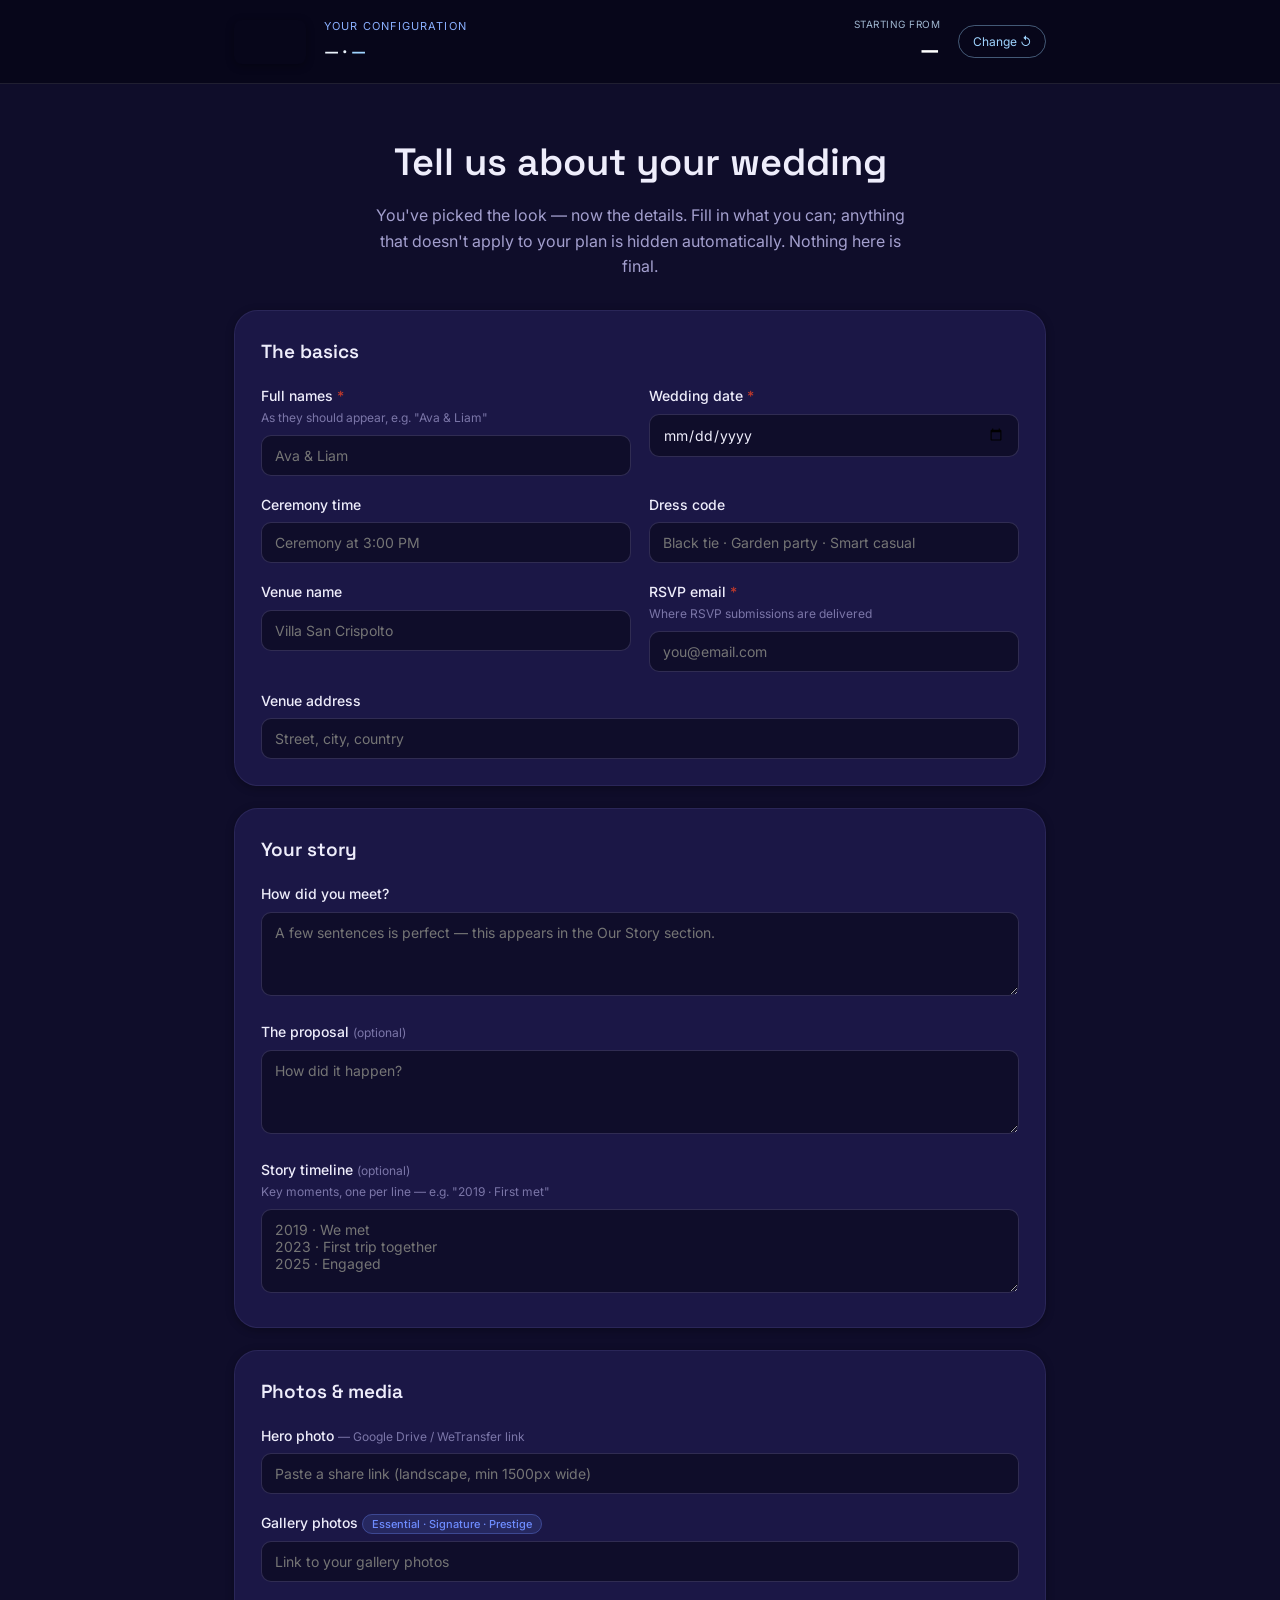
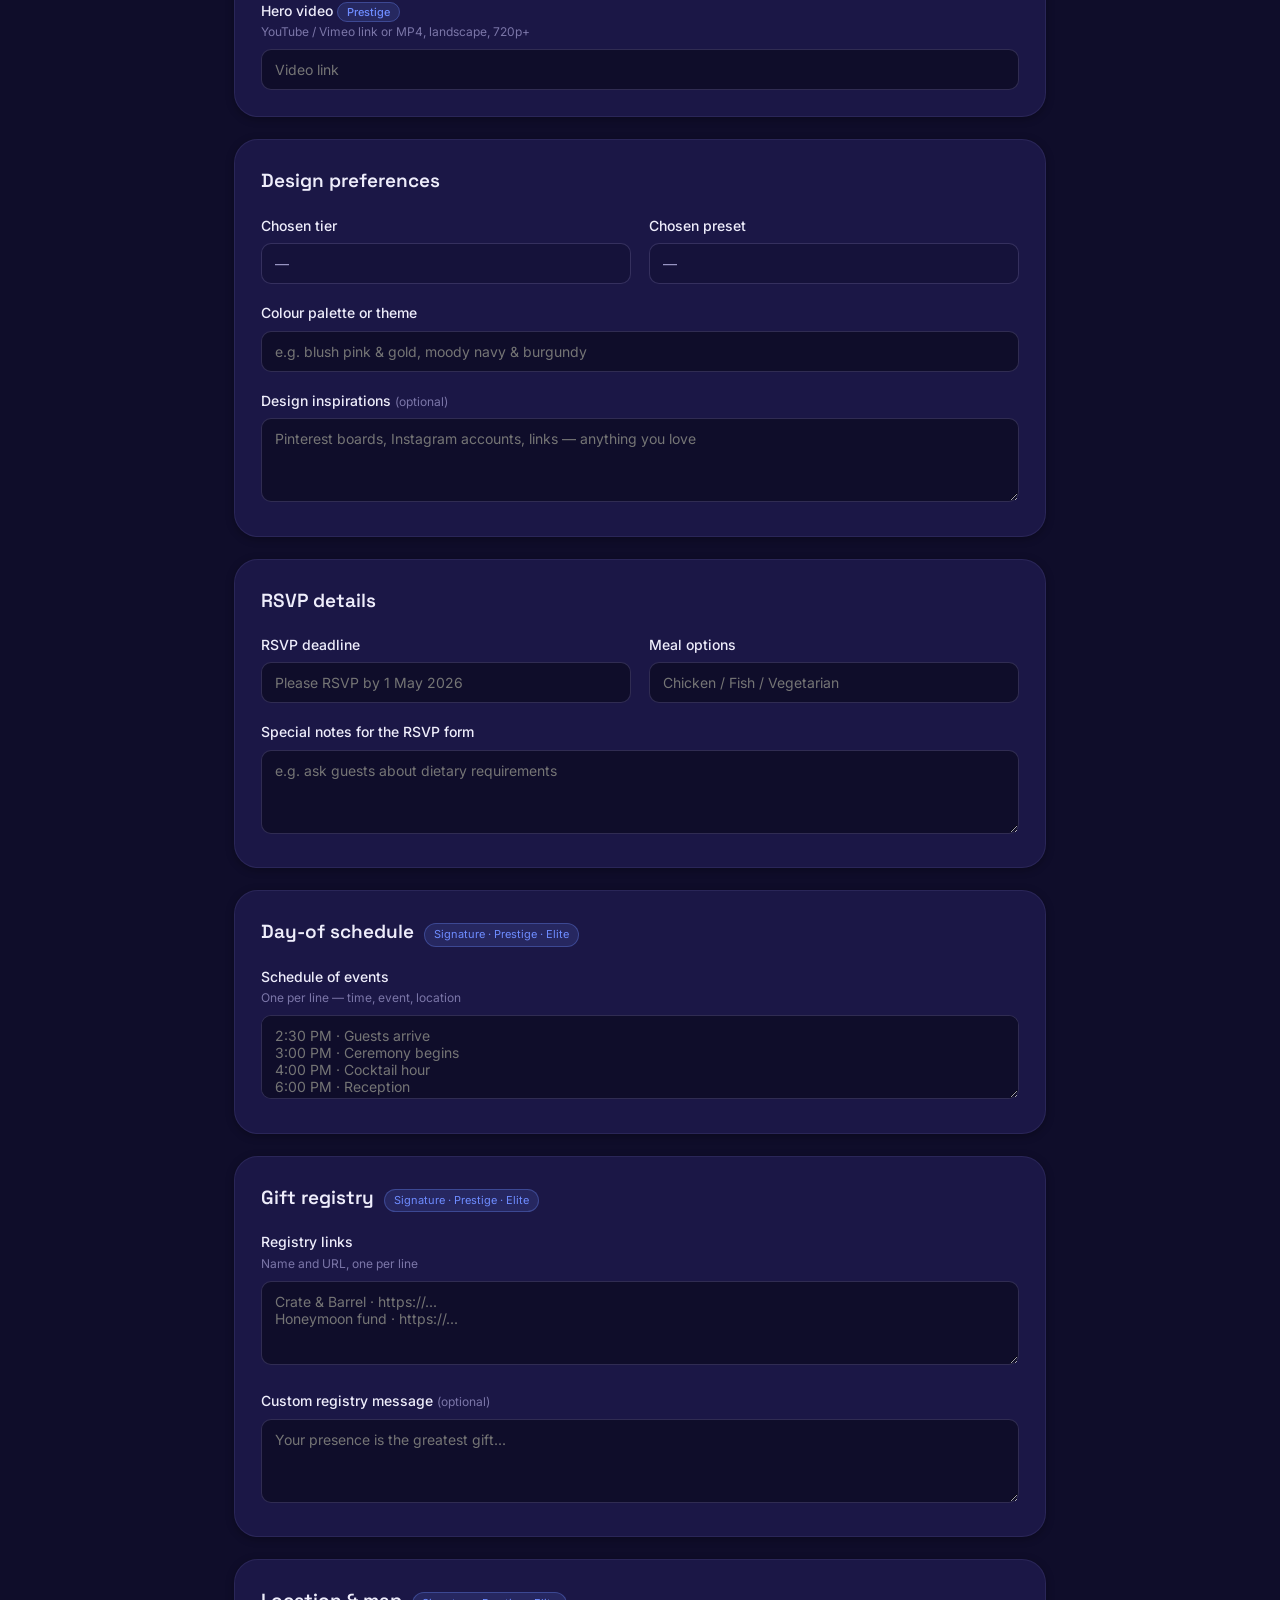
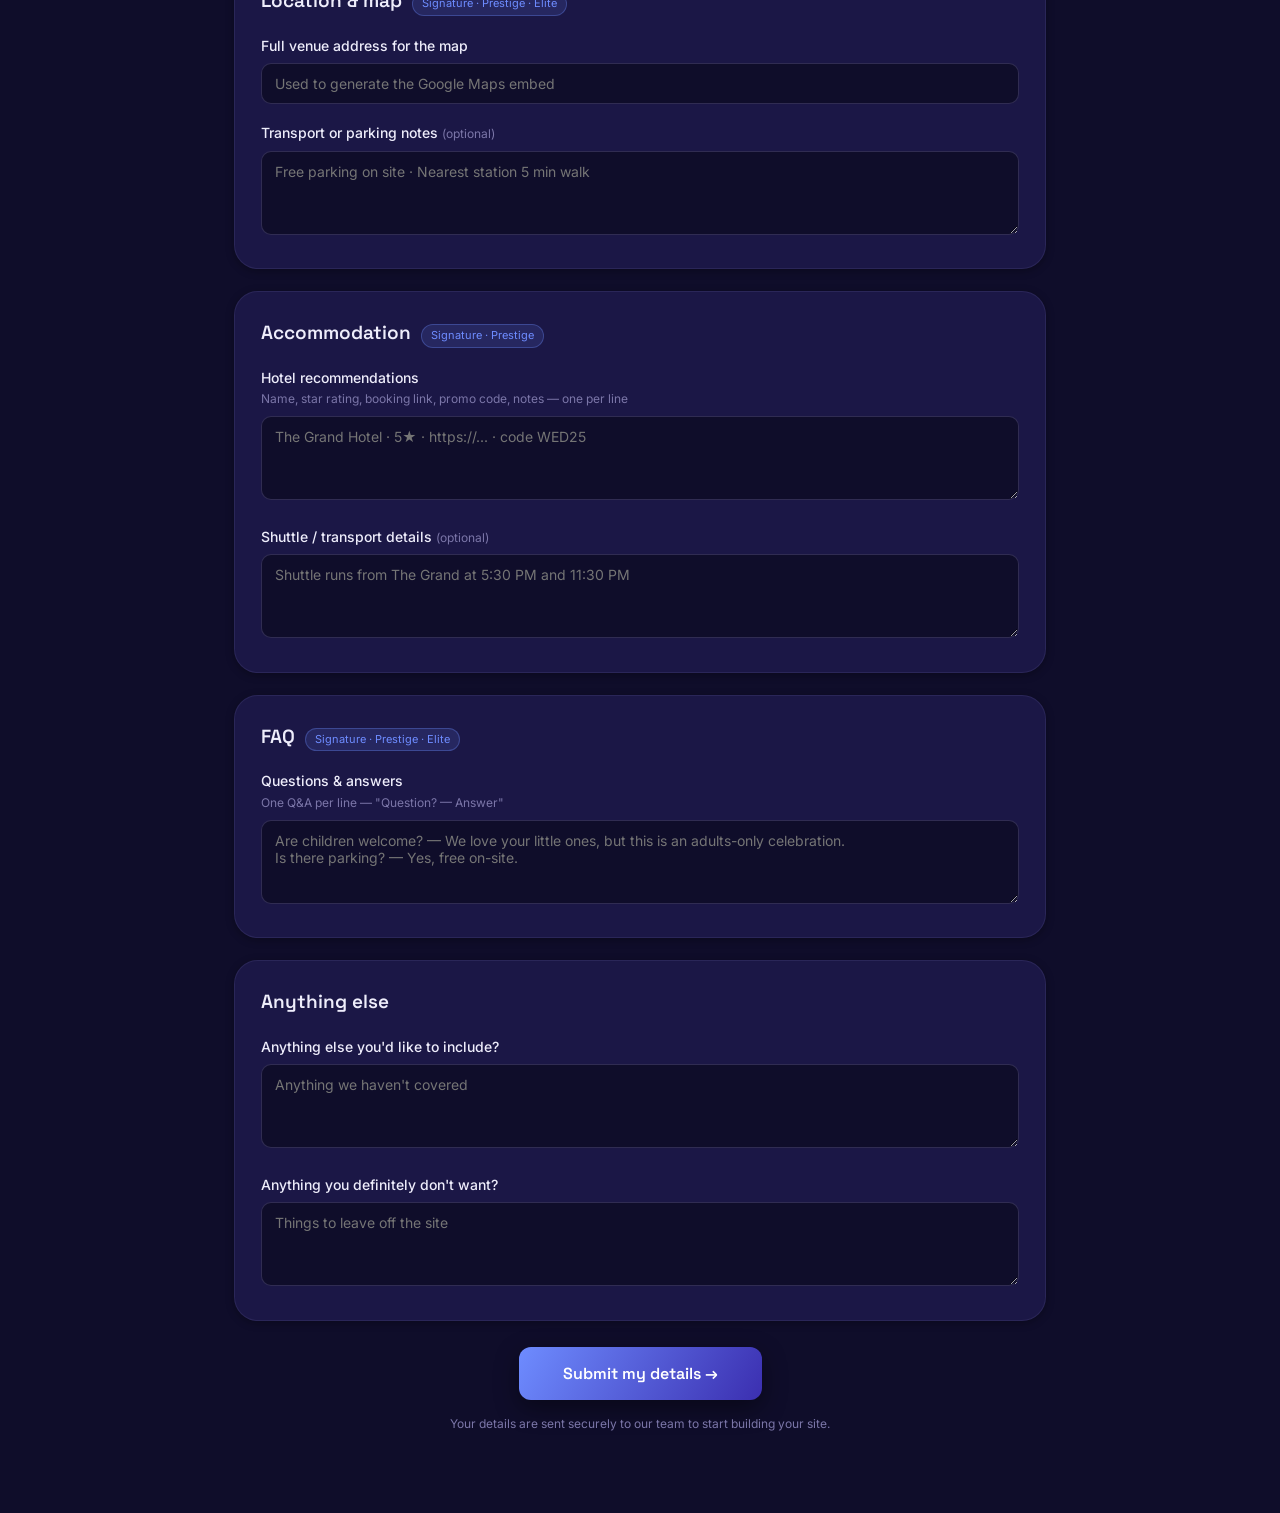
<file: onboarding.html>
<!DOCTYPE html>
<html lang="en">
<head>
  <meta charset="UTF-8" />
  <meta name="viewport" content="width=device-width, initial-scale=1.0" />
  <title>Your Details — Axerio Automation</title>
  <meta name="description" content="Tell us about your wedding so we can build your website. Pre-filled with your chosen tier and preset." />
  <meta name="robots" content="noindex" />

  <link rel="icon" type="image/x-icon" href="./assets/logo-3.0-zoomed-in-removebg.png">
  <link rel="preconnect" href="https://fonts.googleapis.com" />
  <link rel="preconnect" href="https://fonts.gstatic.com" crossorigin />
  <link href="https://fonts.googleapis.com/css2?family=Space+Grotesk:wght@300;400;500;600;700&family=Inter:wght@300;400;500;600&family=Cormorant+Garamond:wght@500;600&display=swap" rel="stylesheet" />

  <link rel="stylesheet" href="./css/main.css" />
  <link rel="stylesheet" href="./css/presets.css" />
  <style>
    .ob-wrap { max-width: 860px; margin: 0 auto; padding: 0 24px; }
    .ob-page { background: var(--bg); padding-bottom: 80px; }

    /* summary banner */
    .ob-summary {
      position: sticky; top: 0; z-index: 50;
      background: var(--dark); color: #EAF2FB;
      border-bottom: 1px solid rgba(255,255,255,0.10);
    }
    .ob-summary-inner {
      max-width: 860px; margin: 0 auto; padding: 16px 24px;
      display: flex; align-items: center; gap: 18px; flex-wrap: wrap;
    }
    .ob-swatch-strip { display: flex; width: 72px; height: 44px; border-radius: 8px; overflow: hidden; box-shadow: 0 2px 8px rgba(0,0,0,0.3); flex-shrink: 0; }
    .ob-swatch-strip span { flex: 1; }
    .ob-summary-text { display: flex; flex-direction: column; gap: 2px; }
    .ob-summary-text .lbl { font-size: 11px; letter-spacing: .1em; text-transform: uppercase; color: var(--copper); }
    .ob-summary-text .val { font-family: "Space Grotesk", sans-serif; font-size: 17px; font-weight: 600; }
    .ob-summary-text .val em { font-style: normal; color: #9FD4FF; }
    .ob-summary-price { margin-left: auto; text-align: right; }
    .ob-summary-price small { display: block; font-size: 10px; color: #9FB6D0; text-transform: uppercase; letter-spacing: .05em; }
    .ob-summary-price b { font-family: "Space Grotesk", sans-serif; font-size: 22px; color: #fff; }
    .ob-change { font-size: 12px; color: #9FD4FF; text-decoration: none; border: 1px solid rgba(159,212,255,0.4); border-radius: 999px; padding: 6px 14px; }
    .ob-change:hover { background: rgba(159,212,255,0.12); }

    .ob-head { padding: 48px 0 8px; text-align: center; }
    .ob-head h1 { font-family: "Space Grotesk", sans-serif; font-size: clamp(26px,4vw,38px); font-weight: 600; color: var(--text-1); margin: 0 0 10px; }
    .ob-head p { color: var(--text-2); max-width: 560px; margin: 0 auto; }

    /* form blocks */
    .ob-block { background: var(--bg-card); border: 1px solid var(--border); border-radius: var(--radius-lg); padding: 26px 26px 8px; margin-top: 22px; box-shadow: var(--shadow-sm); }
    .ob-block.is-hidden { display: none; }
    .ob-block-head { display: flex; align-items: baseline; gap: 10px; margin-bottom: 18px; }
    .ob-block-head h2 { font-family: "Space Grotesk", sans-serif; font-size: 19px; font-weight: 600; color: var(--text-1); margin: 0; }
    .ob-tier-tag { font-size: 11px; color: var(--terra); background: var(--terra-soft); border: 1px solid var(--terra-border); border-radius: 999px; padding: 2px 9px; }

    .ob-field { margin-bottom: 18px; }
    .ob-row { display: grid; grid-template-columns: 1fr 1fr; gap: 18px; }
    .ob-field label { display: block; font-size: 14px; font-weight: 500; color: var(--text-1); margin-bottom: 6px; }
    .ob-field label .req { color: #C0392B; }
    .ob-field .hint { font-size: 12px; color: var(--text-3); margin: 0 0 8px; font-weight: 400; }
    .ob-field input, .ob-field textarea, .ob-field select {
      width: 100%; font-family: inherit; font-size: 14px; color: var(--text-1);
      background: var(--bg); border: 1px solid var(--border-med); border-radius: 10px;
      padding: 11px 13px; transition: border-color .15s, box-shadow .15s;
    }
    .ob-field input:focus, .ob-field textarea:focus, .ob-field select:focus {
      outline: none; border-color: var(--terra); box-shadow: 0 0 0 3px var(--terra-soft);
    }
    .ob-field textarea { resize: vertical; min-height: 84px; }
    .ob-field input[readonly] { background: var(--bg-alt); color: var(--text-2); cursor: not-allowed; }

    .ob-actions { margin-top: 26px; text-align: center; }
    .ob-submit {
      cursor: pointer; font-family: "Space Grotesk", sans-serif; font-size: 16px; font-weight: 600; color: #fff;
      border: none; border-radius: 12px; padding: 16px 44px; box-shadow: var(--shadow-md);
      background: linear-gradient(120deg, var(--terra), var(--burgundy)); transition: transform .15s, box-shadow .2s;
    }
    .ob-submit:hover { transform: translateY(-2px); box-shadow: var(--shadow-lg); }
    .ob-disclaimer { font-size: 12px; color: var(--text-3); margin-top: 14px; }

    .ob-done { display: none; text-align: center; background: var(--bg-card); border: 1px solid var(--border); border-radius: var(--radius-lg); padding: 40px 26px; margin-top: 22px; box-shadow: var(--shadow-sm); }
    .ob-done.show { display: block; }
    .ob-done h2 { font-family: "Space Grotesk", sans-serif; color: var(--text-1); margin: 0 0 8px; }
    .ob-done p { color: var(--text-2); margin: 0 auto; max-width: 520px; }

    @media (max-width: 620px) { .ob-row { grid-template-columns: 1fr; } .ob-summary-price { margin-left: 0; } }
  </style>
</head>

<body class="ob-page">

<!-- TIER + PRESET SUMMARY (pre-filled from previous page) -->
<div class="ob-summary">
  <div class="ob-summary-inner">
    <div class="ob-swatch-strip" id="ob-swatch"></div>
    <div class="ob-summary-text">
      <span class="lbl">Your configuration</span>
      <span class="val"><span id="ob-tier">—</span> · <em id="ob-preset">—</em></span>
    </div>
    <div class="ob-summary-price">
      <small>Starting from</small>
      <b id="ob-price">—</b>
    </div>
    <a class="ob-change" href="presets.html">Change ↺</a>
  </div>
</div>

<header class="ob-head ob-wrap">
  <h1>Tell us about your wedding</h1>
  <p>You've picked the look — now the details. Fill in what you can; anything that doesn't apply to your plan is hidden automatically. Nothing here is final.</p>
</header>

<form class="ob-wrap" id="ob-form" novalidate>

  <!-- 1 · Basics -->
  <div class="ob-block">
    <div class="ob-block-head"><h2>The basics</h2></div>
    <div class="ob-row">
      <div class="ob-field"><label>Full names <span class="req">*</span><p class="hint">As they should appear, e.g. "Ava &amp; Liam"</p></label><input name="names" required placeholder="Ava & Liam" /></div>
      <div class="ob-field"><label>Wedding date <span class="req">*</span></label><input name="date" type="date" required /></div>
    </div>
    <div class="ob-row">
      <div class="ob-field"><label>Ceremony time</label><input name="time" placeholder="Ceremony at 3:00 PM" /></div>
      <div class="ob-field"><label>Dress code</label><input name="dressCode" placeholder="Black tie · Garden party · Smart casual" /></div>
    </div>
    <div class="ob-row">
      <div class="ob-field"><label>Venue name</label><input name="venueName" placeholder="Villa San Crispolto" /></div>
      <div class="ob-field"><label>RSVP email <span class="req">*</span><p class="hint">Where RSVP submissions are delivered</p></label><input name="rsvpEmail" type="email" required placeholder="you@email.com" /></div>
    </div>
    <div class="ob-field"><label>Venue address</label><input name="venueAddress" placeholder="Street, city, country" /></div>
  </div>

  <!-- 2 · Story -->
  <div class="ob-block">
    <div class="ob-block-head"><h2>Your story</h2></div>
    <div class="ob-field"><label>How did you meet?</label><textarea name="howMet" placeholder="A few sentences is perfect — this appears in the Our Story section."></textarea></div>
    <div class="ob-field"><label>The proposal <span class="hint" style="display:inline">(optional)</span></label><textarea name="proposal" placeholder="How did it happen?"></textarea></div>
    <div class="ob-field"><label>Story timeline <span class="hint" style="display:inline">(optional)</span><p class="hint">Key moments, one per line — e.g. "2019 · First met"</p></label><textarea name="timeline" placeholder="2019 · We met&#10;2023 · First trip together&#10;2025 · Engaged"></textarea></div>
  </div>

  <!-- 3 · Photos & media -->
  <div class="ob-block">
    <div class="ob-block-head"><h2>Photos &amp; media</h2></div>
    <div class="ob-field"><label>Hero photo <span class="hint" style="display:inline">— Google Drive / WeTransfer link</span></label><input name="heroPhoto" placeholder="Paste a share link (landscape, min 1500px wide)" /></div>
    <div class="ob-field" data-tiers="essential,signature,prestige"><label>Gallery photos <span class="ob-tier-tag">Essential · Signature · Prestige</span></label><input name="gallery" placeholder="Link to your gallery photos" /></div>
    <div class="ob-field" data-tiers="prestige"><label>Hero video <span class="ob-tier-tag">Prestige</span><p class="hint">YouTube / Vimeo link or MP4, landscape, 720p+</p></label><input name="heroVideo" placeholder="Video link" /></div>
  </div>

  <!-- 4 · Design preferences -->
  <div class="ob-block">
    <div class="ob-block-head"><h2>Design preferences</h2></div>
    <div class="ob-row">
      <div class="ob-field"><label>Chosen tier</label><input name="tierLocked" readonly /></div>
      <div class="ob-field"><label>Chosen preset</label><input name="presetLocked" readonly /></div>
    </div>
    <div class="ob-field"><label>Colour palette or theme</label><input name="palette" placeholder="e.g. blush pink &amp; gold, moody navy &amp; burgundy" /></div>
    <div class="ob-field"><label>Design inspirations <span class="hint" style="display:inline">(optional)</span></label><textarea name="inspiration" placeholder="Pinterest boards, Instagram accounts, links — anything you love"></textarea></div>
  </div>

  <!-- 5 · RSVP -->
  <div class="ob-block">
    <div class="ob-block-head"><h2>RSVP details</h2></div>
    <div class="ob-row">
      <div class="ob-field"><label>RSVP deadline</label><input name="rsvpDeadline" placeholder="Please RSVP by 1 May 2026" /></div>
      <div class="ob-field"><label>Meal options</label><input name="meals" placeholder="Chicken / Fish / Vegetarian" /></div>
    </div>
    <div class="ob-field"><label>Special notes for the RSVP form</label><textarea name="rsvpNotes" placeholder="e.g. ask guests about dietary requirements"></textarea></div>
  </div>

  <!-- 6 · Schedule -->
  <div class="ob-block" data-tiers="signature,prestige,elite">
    <div class="ob-block-head"><h2>Day-of schedule</h2><span class="ob-tier-tag">Signature · Prestige · Elite</span></div>
    <div class="ob-field"><label>Schedule of events<p class="hint">One per line — time, event, location</p></label><textarea name="schedule" placeholder="2:30 PM · Guests arrive&#10;3:00 PM · Ceremony begins&#10;4:00 PM · Cocktail hour&#10;6:00 PM · Reception"></textarea></div>
  </div>

  <!-- 7 · Registry -->
  <div class="ob-block" data-tiers="signature,prestige,elite">
    <div class="ob-block-head"><h2>Gift registry</h2><span class="ob-tier-tag">Signature · Prestige · Elite</span></div>
    <div class="ob-field"><label>Registry links<p class="hint">Name and URL, one per line</p></label><textarea name="registry" placeholder="Crate & Barrel · https://...&#10;Honeymoon fund · https://..."></textarea></div>
    <div class="ob-field"><label>Custom registry message <span class="hint" style="display:inline">(optional)</span></label><textarea name="registryMsg" placeholder="Your presence is the greatest gift..."></textarea></div>
  </div>

  <!-- 8 · Location -->
  <div class="ob-block" data-tiers="signature,prestige,elite">
    <div class="ob-block-head"><h2>Location &amp; map</h2><span class="ob-tier-tag">Signature · Prestige · Elite</span></div>
    <div class="ob-field"><label>Full venue address for the map</label><input name="mapAddress" placeholder="Used to generate the Google Maps embed" /></div>
    <div class="ob-field"><label>Transport or parking notes <span class="hint" style="display:inline">(optional)</span></label><textarea name="transport" placeholder="Free parking on site · Nearest station 5 min walk"></textarea></div>
  </div>

  <!-- 9 · Accommodation -->
  <div class="ob-block" data-tiers="signature,prestige">
    <div class="ob-block-head"><h2>Accommodation</h2><span class="ob-tier-tag">Signature · Prestige</span></div>
    <div class="ob-field"><label>Hotel recommendations<p class="hint">Name, star rating, booking link, promo code, notes — one per line</p></label><textarea name="hotels" placeholder="The Grand Hotel · 5★ · https://... · code WED25"></textarea></div>
    <div class="ob-field"><label>Shuttle / transport details <span class="hint" style="display:inline">(optional)</span></label><textarea name="shuttle" placeholder="Shuttle runs from The Grand at 5:30 PM and 11:30 PM"></textarea></div>
  </div>

  <!-- 10 · FAQ -->
  <div class="ob-block" data-tiers="signature,prestige,elite">
    <div class="ob-block-head"><h2>FAQ</h2><span class="ob-tier-tag">Signature · Prestige · Elite</span></div>
    <div class="ob-field"><label>Questions &amp; answers<p class="hint">One Q&amp;A per line — "Question? — Answer"</p></label><textarea name="faq" placeholder="Are children welcome? — We love your little ones, but this is an adults-only celebration.&#10;Is there parking? — Yes, free on-site."></textarea></div>
  </div>

  <!-- 11 · Anything else -->
  <div class="ob-block">
    <div class="ob-block-head"><h2>Anything else</h2></div>
    <div class="ob-field"><label>Anything else you'd like to include?</label><textarea name="extra" placeholder="Anything we haven't covered"></textarea></div>
    <div class="ob-field"><label>Anything you definitely don't want?</label><textarea name="avoid" placeholder="Things to leave off the site"></textarea></div>
  </div>

  <div class="ob-actions">
    <button class="ob-submit" type="submit">Submit my details →</button>
    <p class="ob-disclaimer">Your details are sent securely to our team to start building your site.</p>
  </div>
</form>

<!-- success state -->
<div class="ob-done ob-wrap" id="ob-done">
  <h2>Got it — thank you! 🥂</h2>
  <p>Your details are in - we have everything we need to start. Our team will review them and reach out shortly with the next steps for your website.</p>
</div>

<!-- shared data: PRESETS + TIERS -->
<script src="js/config.js"></script>
<script src="js/presets.js"></script>
<script>
  (function () {
    var params = new URLSearchParams(window.location.search);
    var tierId   = params.get('tier');
    var presetId = params.get('preset');

    var tier   = (typeof TIERS !== 'undefined')   ? TIERS.find(function (t) { return t.id === tierId; }) : null;
    var preset = (typeof PRESETS !== 'undefined') ? PRESETS.find(function (p) { return p.key === presetId; }) : null;

    var tierName   = tier ? tier.name : (params.get('tierName') || '—');
    var presetName = preset ? preset.name : (params.get('presetName') || '—');
    var price      = tier ? tier.price : (params.get('price') || '');

    // banner
    document.getElementById('ob-tier').textContent   = tierName;
    document.getElementById('ob-preset').textContent = presetName;
    document.getElementById('ob-price').textContent  = price || '—';

    // locked fields
    var tl = document.querySelector('[name="tierLocked"]');   if (tl) tl.value = tierName + (price ? '  ·  ' + price : '');
    var pl = document.querySelector('[name="presetLocked"]'); if (pl) pl.value = presetName + (preset ? '  ·  ' + preset.style : '');

    // swatch preview
    var sw = document.getElementById('ob-swatch');
    if (sw && preset) {
      ['bg','accent','c2','c3','c4'].forEach(function (k) {
        var s = document.createElement('span'); s.style.background = preset.palette[k]; sw.appendChild(s);
      });
    }

    // tier-aware visibility: hide any block/field whose data-tiers excludes this tier
    if (tierId) {
      document.querySelectorAll('[data-tiers]').forEach(function (el) {
        var allowed = el.getAttribute('data-tiers').split(',');
        if (allowed.indexOf(tierId) === -1) {
          if (el.classList.contains('ob-block')) el.classList.add('is-hidden');
          else el.style.display = 'none';
        }
      });
    }
    document.title = presetName + ' · ' + tierName + ' — Axerio Automation';

    // scaffold submit
    var form = document.getElementById('ob-form');
    form.addEventListener('submit', async function (e) {
      e.preventDefault();
      var fd = Object.fromEntries(new FormData(form).entries());
      var submitBtn = form.querySelector('.ob-submit');
      var payload = {
        tier:       tierId || '',
        preset:     presetId || '',
        presetName: presetName || '',
        style:      preset ? preset.style : (params.get('style') || ''),
        price:      price || '',
        names:      (fd.names || '').trim(),
        rsvpEmail:  (fd.rsvpEmail || '').trim(),
        date:       fd.date || '',
        details:    fd,
      };
      if (!payload.names) { alert('Please enter your full names before submitting.'); return; }

      function showDone() {
        form.style.display = 'none';
        document.querySelector('.ob-head').style.display = 'none';
        var done = document.getElementById('ob-done'); done.classList.add('show');
        done.scrollIntoView({ behavior: 'smooth' });
      }

      var base = (window.SITE_CONFIG && window.SITE_CONFIG.api && window.SITE_CONFIG.api.baseUrl) || '';
      if (!base) { console.log('[Axerio onboarding] captured payload:', payload); showDone(); return; }

      if (submitBtn) { submitBtn.disabled = true; submitBtn.textContent = 'Submitting...'; }
      try {
        var res = await fetch(base.replace(/\/$/, '') + '/api/wedding/onboarding', {
          method: 'POST',
          headers: { 'Content-Type': 'application/json', 'Accept': 'application/json' },
          body: JSON.stringify(payload),
        });
        if (!res.ok) throw new Error('status ' + res.status);
        showDone();
      } catch (err) {
        console.error('[Axerio onboarding] submit failed:', err);
        if (submitBtn) { submitBtn.disabled = false; submitBtn.textContent = 'Submit my details \u2192'; }
        alert('Sorry - something went wrong submitting your details. Please try again, or email us directly.');
      }
    });
  })();
</script>
</body>
</html>
</file>
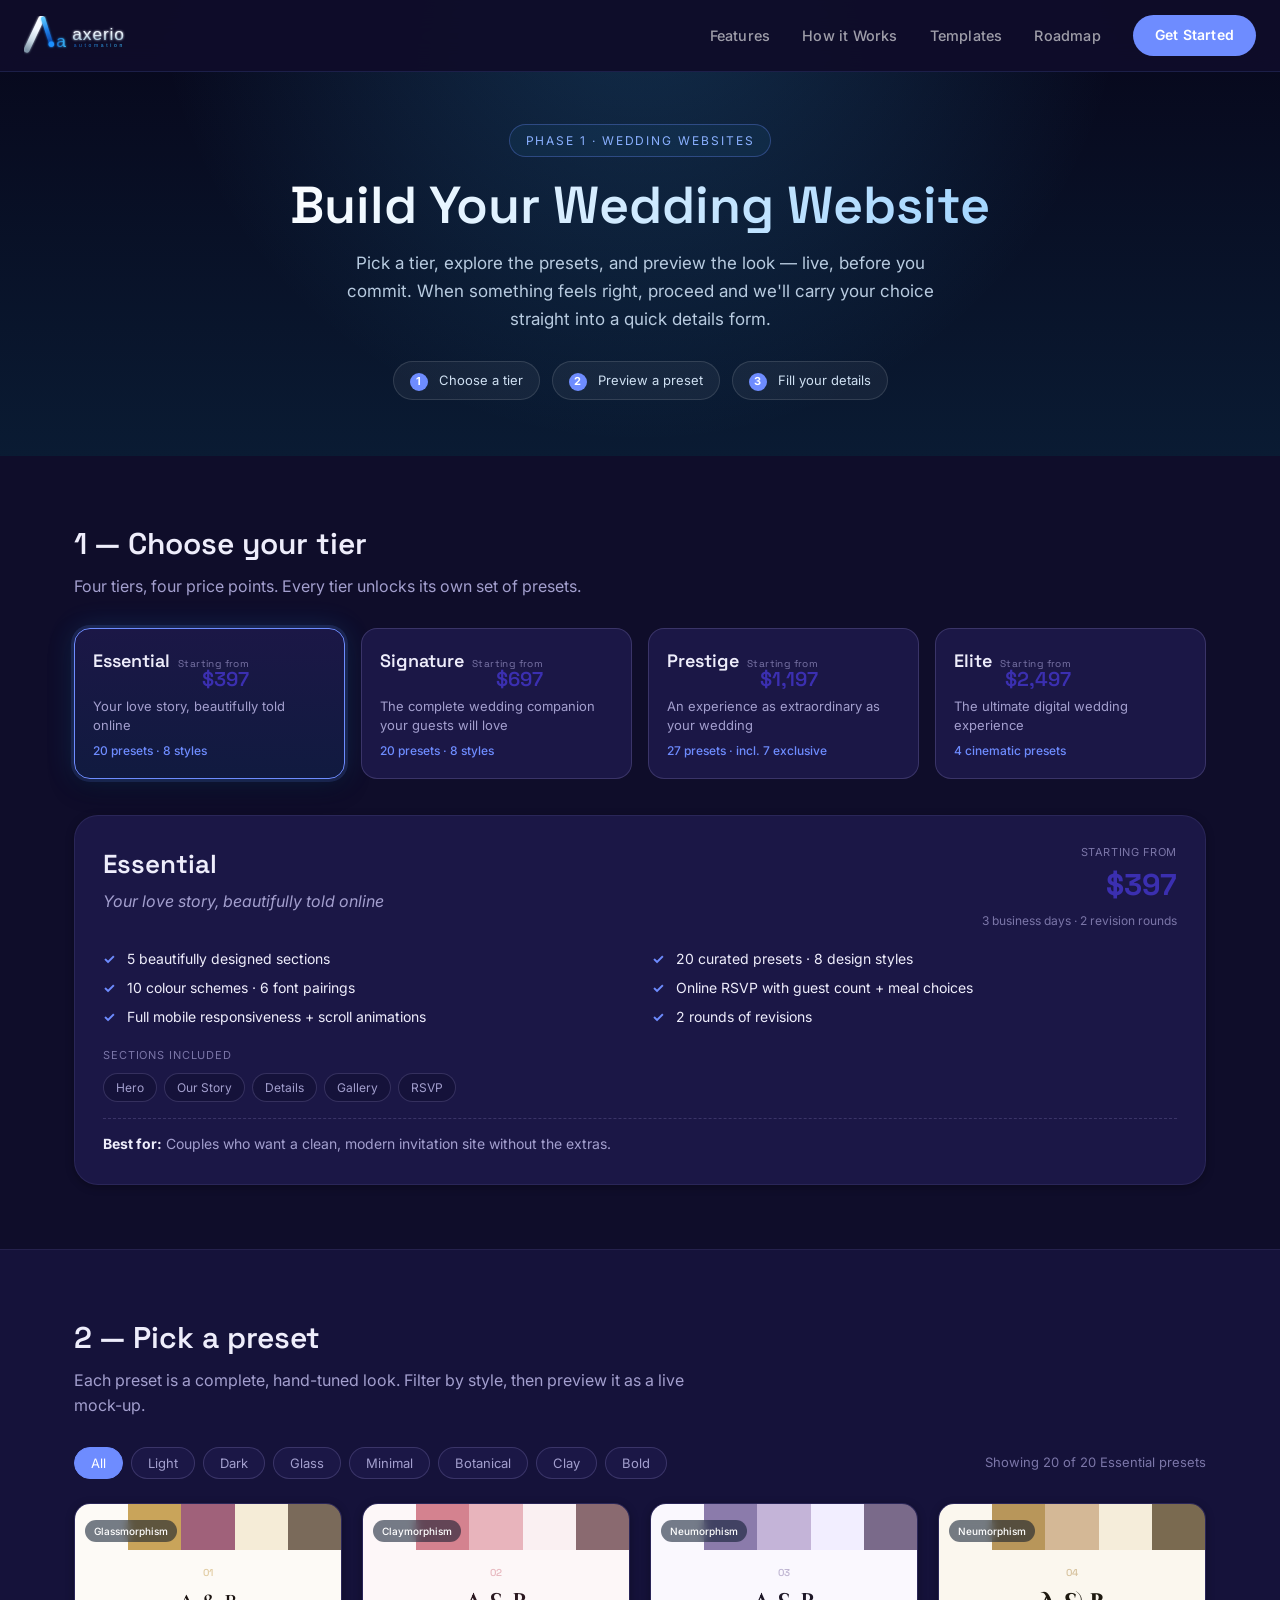
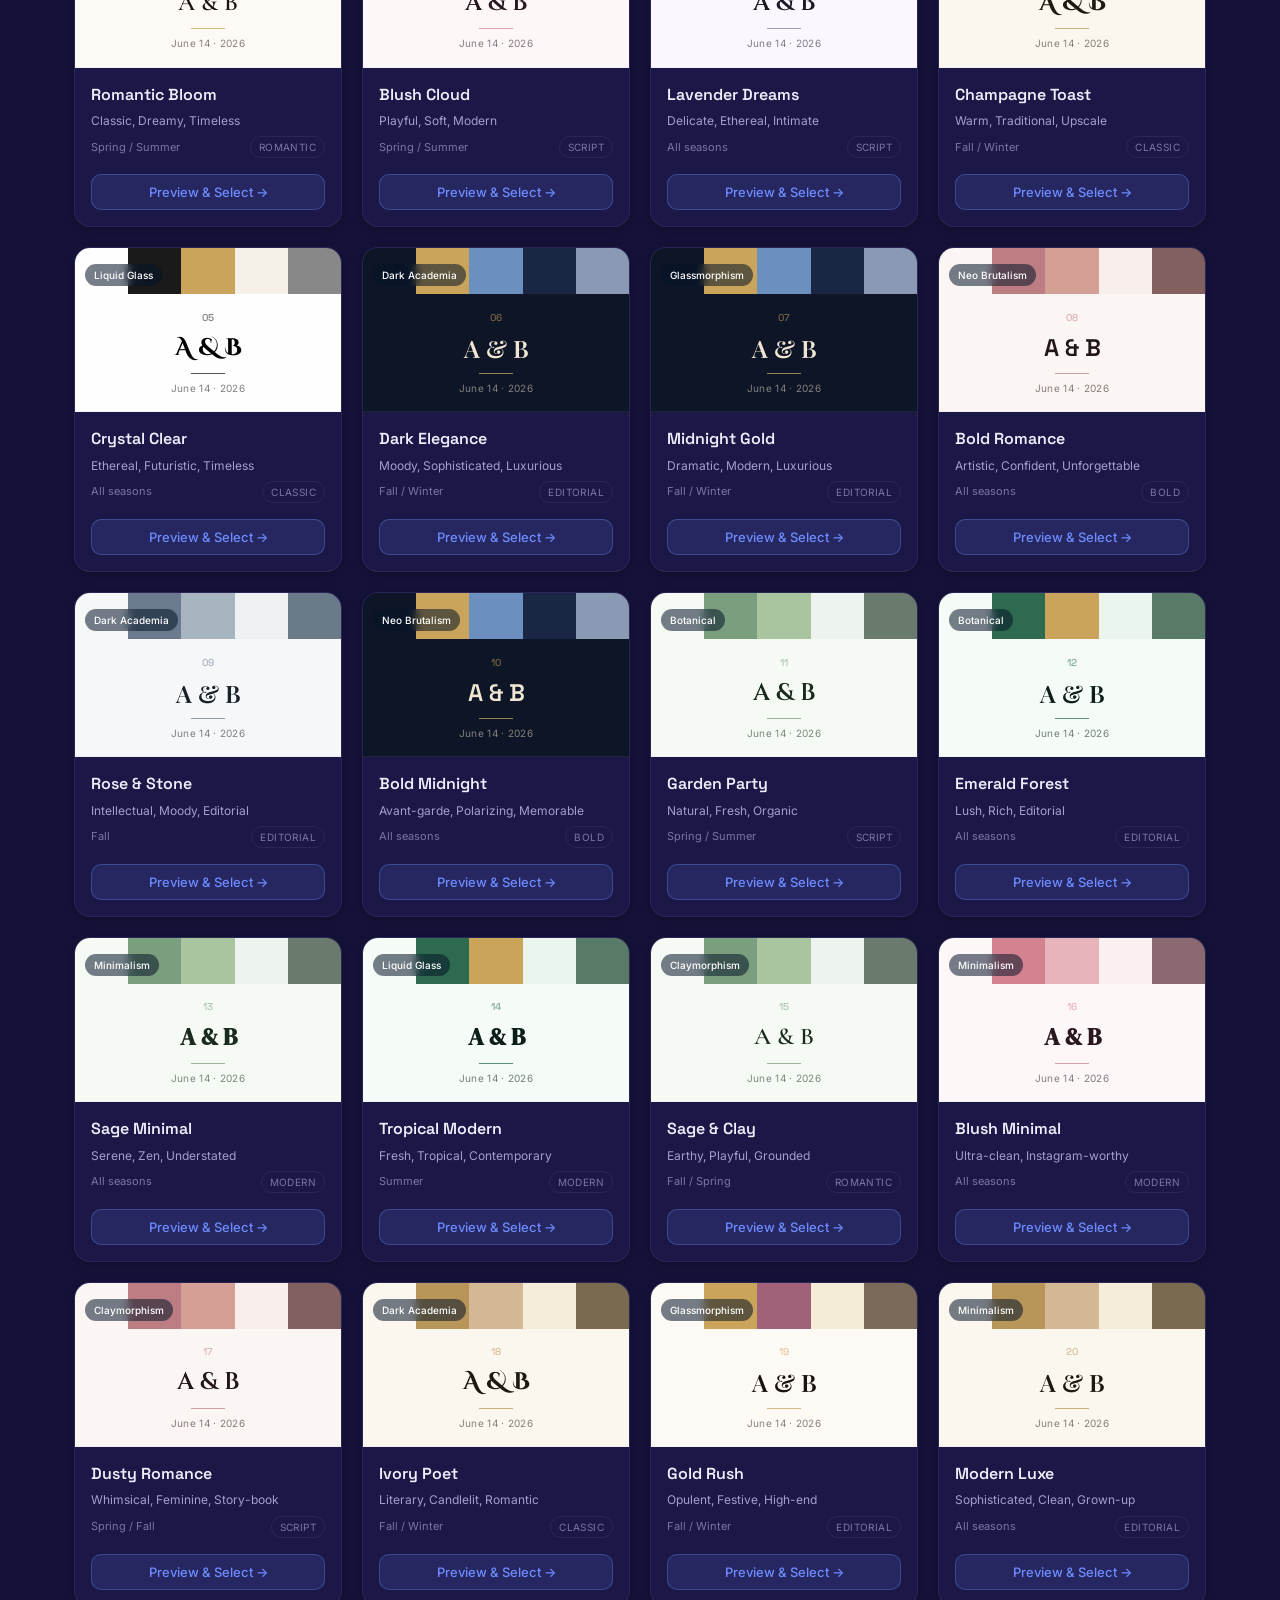
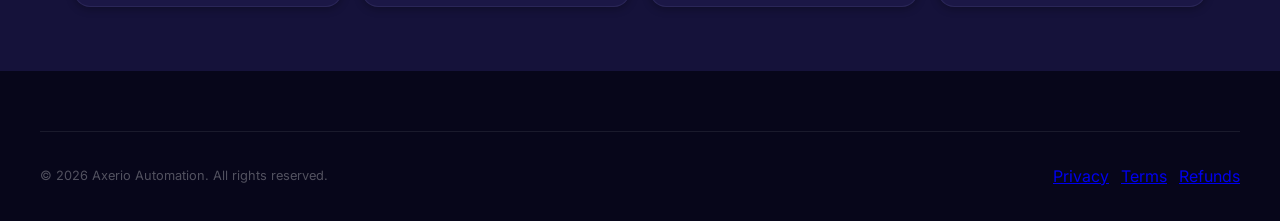
<file: presets.html>
<!DOCTYPE html>
<html lang="en">
<head>
  <meta charset="UTF-8" />
  <meta name="viewport" content="width=device-width, initial-scale=1.0" />

  <title>Choose Your Template — Axerio Automation Wedding Websites</title>
  <meta name="description" content="Browse Axerio Automation's four wedding website tiers — Essential, Signature, Prestige, and Elite — compare pricing, and preview every design preset before you begin." />
  <link rel="canonical" href="https://axerioautomation.com/presets.html" />
  <meta property="og:type" content="website" />
  <meta property="og:site_name" content="Axerio Automation" />
  <meta property="og:title" content="Choose Your Wedding Website Template — Axerio Automation" />
  <meta property="og:description" content="Compare tiers and pricing, then preview every design preset before you start." />
  <meta property="og:url" content="https://axerioautomation.com/presets.html" />
  <meta property="og:image" content="https://axerioautomation.com/assets/logo-3.0-zoomed-in-removebg.png" />
  <meta name="theme-color" content="#0B1220" />

  <link rel="icon" type="image/x-icon" href="./assets/logo-3.0-zoomed-in-removebg.png">
  <link rel="preconnect" href="https://fonts.googleapis.com" />
  <link rel="preconnect" href="https://fonts.gstatic.com" crossorigin />
  <link href="https://fonts.googleapis.com/css2?family=Space+Grotesk:wght@300;400;500;600;700&family=Inter:wght@300;400;500;600&family=Cormorant+Garamond:wght@400;500;600&display=swap" rel="stylesheet" />

  <script src="js/config.js"></script>
  <link rel="stylesheet" href="./css/main.css" />
  <link rel="stylesheet" href="./css/presets.css" />
</head>

<body class="presets-page">

<!-- NAV -->
<nav>
  <a class="nav-logo" href="index.html#hero">
    <img id="nav-logo-img" src="assets/logo.svg" alt="Axerio Automation" />
  </a>
  <div class="nav-links">
    <a href="index.html#features">Features</a>
    <a href="index.html#process">How it Works</a>
    <a href="presets.html" class="active">Templates</a>
    <a href="index.html#phases">Roadmap</a>
    <a href="index.html#contact" class="nav-cta">Get Started</a>
  </div>
  <button class="hamburger" id="hamburger" aria-label="Menu">
    <span></span><span></span><span></span>
  </button>
</nav>

<!-- MOBILE MENU -->
<div class="mobile-menu" id="mobile-menu">
  <a href="index.html#features"  onclick="closeMobile()">Features</a>
  <a href="index.html#process"   onclick="closeMobile()">How it Works</a>
  <a href="presets.html"         onclick="closeMobile()">Templates</a>
  <a href="index.html#phases"    onclick="closeMobile()">Roadmap</a>
  <a href="index.html#contact"   onclick="closeMobile()" class="nav-cta">Get Started</a>
</div>

<!-- HEADER -->
<header class="pb-header">
  <div class="pb-header-inner">
    <span class="pb-eyebrow">Phase 1 · Wedding Websites</span>
    <h1 class="pb-title">Build Your Wedding Website</h1>
    <p class="pb-sub">Pick a tier, explore the presets, and preview the look — live, before you commit. When something feels right, proceed and we'll carry your choice straight into a quick details form.</p>
    <div class="pb-steps">
      <span><b>1</b> Choose a tier</span>
      <span><b>2</b> Preview a preset</span>
      <span><b>3</b> Fill your details</span>
    </div>
  </div>
</header>

<!-- TIER SELECTOR -->
<section class="pb-section">
  <div class="pb-wrap">
    <h2 class="pb-h2">1 — Choose your tier</h2>
    <p class="pb-h2-sub">Four tiers, four price points. Every tier unlocks its own set of presets.</p>
    <div class="tier-cards" id="tier-cards"><!-- JS --></div>
    <div class="tier-detail" id="tier-detail"><!-- JS --></div>
  </div>
</section>

<!-- PRESET GALLERY -->
<section class="pb-section pb-section-alt" id="gallery-section">
  <div class="pb-wrap">
    <h2 class="pb-h2">2 — Pick a preset</h2>
    <p class="pb-h2-sub">Each preset is a complete, hand-tuned look. Filter by style, then preview it as a live mock-up.</p>
    <div class="filter-bar">
      <div class="filter-wrap" id="filter-wrap"><!-- JS --></div>
      <span class="count-bar" id="count-bar"></span>
    </div>
    <div class="presets-grid" id="presets-grid"><!-- JS --></div>
  </div>
</section>

<!-- PREVIEW MODAL -->
<div class="preview-modal" id="preview-modal" aria-hidden="true">
  <div class="preview-dialog" role="dialog" aria-modal="true" aria-label="Preset preview">
    <button class="preview-close" data-close aria-label="Close preview">×</button>
    <div class="preview-body" id="preview-body"><!-- JS --></div>
  </div>
</div>

<!-- FOOTER -->
<footer>
  <div class="footer-inner">
    <div class="footer-bottom">
      <p class="footer-copy">© <span id="footer-year"></span> Axerio Automation. All rights reserved.</p>
      <div class="footer-socials">
        <a href="legal/privacy-policy.html">Privacy</a>
        <a href="legal/terms-of-service.html">Terms</a>
        <a href="legal/refund-policy.html">Refunds</a>
      </div>
    </div>
  </div>
</footer>

<script src="js/presets.js"></script>
<script>
  // minimal mobile-menu toggle (presets page is standalone)
  (function () {
    var h = document.getElementById('hamburger');
    var m = document.getElementById('mobile-menu');
    if (h && m) h.addEventListener('click', function () { m.classList.toggle('open'); });
    window.closeMobile = function () { if (m) m.classList.remove('open'); };
  })();
</script>
</body>
</html>
</file>
<file: css/main.css>
/* =============================================================
   AXERIO AUTOMATION — css/main.css
   Palette: logo-matched  deep navy / electric blue / ice white
   ============================================================= */

*, *::before, *::after { box-sizing: border-box; margin: 0; padding: 0; }

/* ── DESIGN TOKENS ─────────────────────────────────────────── */
:root {
  /* backgrounds — twilight azure premium theme */
  --bg:       #0F0D2A;                     /* page base — deep twilight  */
  --bg-alt:   #15123A;                     /* alt sections — indigo      */
  --bg-card:  #1B1746;                     /* raised card surface        */

  /* logo-derived twilight colours */
  --terra:         #6E8CFF;               /* periwinkle accent          */
  --terra-soft:    rgba(110,140,255,0.14);
  --terra-border:  rgba(110,140,255,0.32);
  --burgundy:      #3B2FB0;               /* deep indigo                */
  --copper:        #8AB0FF;               /* light periwinkle highlight */
  --espresso:      #07061A;
  --dark:          #07061A;               /* darkest — nav / footer     */

  /* text — light on twilight */
  --text-1:   #EEEDFB;
  --text-2:   #A39FCE;
  --text-3:   #7B76A8;

  /* borders — violet-tinted */
  --border:        rgba(178,168,238,0.10);
  --border-med:    rgba(178,168,238,0.20);
  --border-strong: rgba(178,168,238,0.38);

  /* shadows — deeper for dark surfaces */
  --shadow-sm: 0 2px  8px rgba(0,0,0,0.30);
  --shadow-md: 0 8px 24px rgba(0,0,0,0.42);
  --shadow-lg: 0 16px 48px rgba(0,0,0,0.55);

  --radius:    16px;
  --radius-lg: 24px;
}

/* ── BASE ──────────────────────────────────────────────────── */
html { scroll-behavior: smooth; overflow-x: hidden; }
body { font-family: "Inter", sans-serif; background: radial-gradient(1200px 820px at 60% 28%, #1a1840 0%, #0f0d2a 54%, #060517 100%) fixed, #0F0D2A; color: var(--text-1); overflow-x: hidden; line-height: 1.6; }

/* ── SCROLLBAR ─────────────────────────────────────────────── */
::-webkit-scrollbar         { width: 6px; }
::-webkit-scrollbar-track   { background: var(--bg-alt); }
::-webkit-scrollbar-thumb   { background: var(--terra); border-radius: 100px; }
::-webkit-scrollbar-thumb:hover { background: var(--burgundy); }
*                           { scrollbar-width: thin; scrollbar-color: var(--terra) var(--bg-alt); }

/* ── CANVAS ────────────────────────────────────────────────── */
#bg-canvas { position: absolute; inset: 0; width: 100%; height: 100%; z-index: 0; pointer-events: none; }

/* ── LAYOUT ────────────────────────────────────────────────── */
.container { max-width: 1200px; margin: 0 auto; padding: 0 24px; }

/* ── NAV ───────────────────────────────────────────────────── */
nav {
  position: fixed; top: 0; left: 0; right: 0; z-index: 100;
  padding: 0 24px; height: 72px;
  display: flex; align-items: center; justify-content: space-between;
  background: rgba(15,13,42,0.97);
  backdrop-filter: blur(16px);
  -webkit-backdrop-filter: blur(16px);
  border-bottom: 0.5px solid rgba(110,140,255,0.15);
}
.nav-logo { display: flex; align-items: center; gap: 10px; text-decoration: none; }
.nav-logo img { height: 40px; width: auto; }
.nav-links { display: flex; align-items: center; gap: 32px; }
.nav-links a { color: rgba(255,255,255,0.6); text-decoration: none; font-size: 0.9rem; font-weight: 500; letter-spacing: 0.2px; transition: color 0.2s; }
.nav-links a:hover { color: #fff; }
.nav-cta {
  background: var(--terra) !important; color: #fff !important;
  padding: 9px 22px; border-radius: 100px;
  font-weight: 600 !important; font-size: 0.875rem !important;
  transition: background 0.2s, transform 0.15s !important;
}
.nav-cta:hover { background: var(--burgundy) !important; transform: translateY(-1px); opacity: 1 !important; }

/* ── HERO ──────────────────────────────────────────────────── */
#hero { position: relative; z-index: 1; min-height: 100vh; display: flex; align-items: center; padding: 120px 24px 80px; overflow: hidden; }
.hero-inner { position: relative; z-index: 2; max-width: 1200px; margin: 0 auto; width: 100%; display: grid; grid-template-columns: 1fr 1fr; gap: 60px; align-items: center; }

.badge {
  display: inline-flex; align-items: center; gap: 8px;
  background: var(--terra-soft); border: 0.5px solid var(--terra-border);
  color: var(--terra); font-size: 0.78rem; font-weight: 600;
  letter-spacing: 1.2px; text-transform: uppercase;
  padding: 7px 16px; border-radius: 100px; margin-bottom: 24px;
}
.badge::before {
  content: ""; width: 7px; height: 7px; border-radius: 50%;
  background: #8AB0FF; flex-shrink: 0; animation: pulse-dot 2s infinite;
}
@keyframes pulse-dot {
  0%,100% { opacity:1; box-shadow:0 0 0 0 rgba(110,140,255,0.5); }
  50%     { opacity:0.7; box-shadow:0 0 0 6px rgba(110,140,255,0); }
}

.gradient-text {
  background: linear-gradient(120deg, #8AB0FF, #5B6BFF, #3B2FB0, #5B6BFF, #8AB0FF);
  background-size: 280% 280%;
  -webkit-background-clip: text; -webkit-text-fill-color: transparent; background-clip: text;
  animation: gradShift 9s ease-in-out infinite;
}

.hero-title { font-family: "Space Grotesk", sans-serif; font-size: clamp(2.6rem,5vw,4.2rem); font-weight: 700; line-height: 1.1; letter-spacing: -1px; background: linear-gradient(180deg,#FFFFFF,#DAD8F0 48%,#A6A2CE); -webkit-background-clip: text; background-clip: text; -webkit-text-fill-color: transparent; color: transparent; margin-bottom: 24px; }
.hero-subtitle { font-size: clamp(1rem,2vw,1.15rem); color: var(--text-2); line-height: 1.75; max-width: 520px; margin-bottom: 40px; }
.hero-actions { display: flex; gap: 16px; flex-wrap: wrap; }

.btn-primary {
  display: inline-flex; align-items: center; gap: 8px;
  background: linear-gradient(120deg, #3B2FB0, #5B6BFF, #8AB0FF, #5B6BFF); background-size: 260% 260%;
  color: #fff; font-weight: 600; font-size: 0.95rem;
  padding: 14px 32px; border-radius: 12px; text-decoration: none;
  box-shadow: var(--shadow-md), 0 0 0 1px rgba(110,140,255,0.25); transition: filter 0.2s, transform 0.2s, box-shadow 0.2s;
  animation: gradShift 7s ease-in-out infinite;
}
.btn-primary:hover { filter: brightness(1.1) saturate(1.05); transform: translateY(-2px); box-shadow: var(--shadow-lg), 0 0 28px rgba(110,140,255,0.40); }

.btn-ghost {
  display: inline-flex; align-items: center; gap: 8px;
  background: transparent; color: var(--text-2); font-weight: 500; font-size: 0.95rem;
  padding: 14px 28px; border-radius: 12px; text-decoration: none;
  border: 0.5px solid var(--border-med); transition: color 0.2s, border-color 0.2s, background 0.2s;
}
.btn-ghost:hover { color: var(--text-1); border-color: var(--border-strong); background: rgba(110,140,255,0.10); }

.hero-visual { position: relative; display: flex; justify-content: center; align-items: center; }
.orb { position: absolute; border-radius: 50%; pointer-events: none; filter: blur(80px); z-index: -1; }
.orb-1 { width: 400px; height: 400px; background: rgba(110,140,255,0.10); top: -80px; right: -60px; }
.orb-2 { width: 300px; height: 300px; background: rgba(59,47,176,0.08); bottom: 20px; left: -40px; }

.hero-card {
  position: relative; width: 100%; max-width: 440px;
  background: var(--bg-card); border: 0.5px solid var(--border-med);
  border-radius: var(--radius-lg); padding: 36px 32px;
  box-shadow: var(--shadow-lg); overflow: hidden;
  transform-style: preserve-3d; transition: transform 0.1s ease-out, box-shadow 0.1s ease-out;
}
.hero-card::before { content: ""; position: absolute; inset: 0; background: linear-gradient(135deg,rgba(110,140,255,0.03) 0%,rgba(138,176,255,0.02) 100%); border-radius: inherit; pointer-events: none; }

.card-header { display: flex; align-items: center; gap: 12px; margin-bottom: 28px; }
.card-icon { width: 44px; height: 44px; border-radius: 12px; background: var(--terra-soft); border: 0.5px solid var(--terra-border); display: flex; align-items: center; justify-content: center; font-size: 1.3rem; }
.card-title { font-family: "Space Grotesk", sans-serif; font-weight: 600; font-size: 1rem; color: var(--text-1); }
.card-sub { color: var(--text-3); font-size: 0.78rem; }

.card-preview { background: var(--bg-alt); border-radius: 12px; overflow: hidden; margin-bottom: 20px; }
.preview-bar { height: 4px; background: linear-gradient(90deg,var(--terra),#8AB0FF,var(--burgundy),var(--terra)); background-size: 220% 100%; animation: flowLine 3.5s linear infinite; }
.preview-body { padding: 20px 16px; display: grid; grid-template-columns: 1fr 1fr; gap: 10px; }
.preview-item { background: var(--bg-card); border: 0.5px solid var(--border); border-radius: 8px; padding: 12px 10px; }
.preview-item .pi-label { font-size: 0.68rem; color: var(--text-3); margin-bottom: 4px; }
.preview-item .pi-val { font-family: "Space Grotesk", sans-serif; font-size: 1.05rem; font-weight: 700; }

.card-tags { display: flex; gap: 8px; flex-wrap: wrap; }
.tag { font-size: 0.72rem; font-weight: 600; padding: 4px 10px; border-radius: 100px; border: 0.5px solid; }
.tag-blue   { color: var(--terra);    border-color: var(--terra-border); background: var(--terra-soft); }
.tag-cyan   { color: var(--burgundy); border-color: rgba(59,47,176,0.28); background: rgba(59,47,176,0.07); }
.tag-silver { color: var(--text-2);   border-color: var(--border-med); background: rgba(110,140,255,0.05); }

/* ── STATS ─────────────────────────────────────────────────── */
#stats { position: relative; z-index: 1; padding: 0 24px; margin-top: -20px; }
.stats-grid { max-width: 1200px; margin: 0 auto; display: grid; grid-template-columns: repeat(4,1fr); background: var(--bg-card); border: 0.5px solid var(--border-med); border-radius: var(--radius-lg); box-shadow: var(--shadow-md); overflow: hidden; }
.stat-item { padding: 28px 24px; text-align: center; border-right: 0.5px solid var(--border); }
.stat-item:last-child { border-right: none; }
.stat-value { font-family: "Space Grotesk", sans-serif; font-size: clamp(1.8rem,3vw,2.4rem); font-weight: 700; color: var(--text-1); display: block; margin-bottom: 4px; }
.stat-label { font-size: 0.78rem; color: var(--text-3); font-weight: 500; text-transform: uppercase; letter-spacing: 0.8px; }

/* ── SECTIONS ──────────────────────────────────────────────── */
section { position: relative; z-index: 1; padding: 100px 24px; }
.section-tag { display: inline-flex; align-items: center; gap: 6px; background: var(--terra-soft); border: 0.5px solid var(--terra-border); color: var(--terra); font-size: 0.72rem; font-weight: 700; letter-spacing: 1.5px; text-transform: uppercase; padding: 6px 14px; border-radius: 100px; margin-bottom: 20px; }
.section-title { font-family: "Space Grotesk", sans-serif; font-size: clamp(2rem,4vw,3rem); font-weight: 700; line-height: 1.15; letter-spacing: -0.5px; background: linear-gradient(180deg,#FFFFFF,#DAD8F0 50%,#A6A2CE); -webkit-background-clip: text; background-clip: text; -webkit-text-fill-color: transparent; color: transparent; margin-bottom: 16px; }
.section-sub { font-size: clamp(1rem,2vw,1.1rem); color: var(--text-2); max-width: 580px; line-height: 1.75; }

/* ── FEATURES ──────────────────────────────────────────────── */
#features .features-grid { max-width: 1200px; margin: 60px auto 0; display: grid; grid-template-columns: repeat(3,1fr); gap: 24px; }
.feature-card { background: var(--bg-card); border: 0.5px solid var(--border); border-radius: var(--radius-lg); padding: 32px 28px; box-shadow: var(--shadow-sm); transition: border-color 0.25s, box-shadow 0.25s, transform 0.15s; cursor: default; position: relative; isolation: isolate; }
.feature-card:hover { border-color: var(--terra-border); transform: translateY(-3px); animation: cardGlow 3s ease-in-out infinite; }
.feature-icon { width: 52px; height: 52px; border-radius: 14px; display: flex; align-items: center; justify-content: center; font-size: 1.4rem; margin-bottom: 20px; }
.fi-blue  { background: linear-gradient(135deg, rgba(110,140,255,0.26), rgba(138,176,255,0.12)); }
.fi-cyan  { background: linear-gradient(135deg, rgba(91,107,255,0.24), rgba(160,150,255,0.12)); }
.fi-white { background: linear-gradient(135deg, rgba(138,176,255,0.22), rgba(110,140,255,0.10)); }
.feature-title { font-family: "Space Grotesk", sans-serif; font-size: 1.1rem; font-weight: 600; color: var(--text-1); margin-bottom: 10px; }
.feature-desc { font-size: 0.9rem; color: var(--text-2); line-height: 1.7; }

/* ── PROCESS ───────────────────────────────────────────────── */
#process { background: var(--bg-alt); }
#process .process-grid { max-width: 1200px; margin: 60px auto 0; display: grid; grid-template-columns: repeat(4,1fr); gap: 24px; position: relative; }
#process .process-grid::before { content: ""; position: absolute; top: 32px; left: 10%; right: 10%; height: 0.5px; background: linear-gradient(90deg,transparent,var(--terra),#8AB0FF,var(--terra),transparent); background-size: 220% 100%; opacity: 0.5; animation: flowLine 4.5s linear infinite; }
.process-step { text-align: center; padding: 0 16px; position: relative; }
.step-number { width: 64px; height: 64px; border-radius: 50%; background: linear-gradient(135deg, var(--terra), var(--burgundy)); color: #fff; display: flex; align-items: center; justify-content: center; font-family: "Space Grotesk", sans-serif; font-size: 1.4rem; font-weight: 700; margin: 0 auto 20px; box-shadow: var(--shadow-md), 0 0 20px rgba(110,140,255,0.30); }
.step-title { font-family: "Space Grotesk", sans-serif; font-size: 1rem; font-weight: 600; color: var(--text-1); margin-bottom: 10px; }
.step-desc { font-size: 0.85rem; color: var(--text-2); line-height: 1.65; }

/* ── PHASES ────────────────────────────────────────────────── */
#phases .phases-grid { max-width: 1200px; margin: 60px auto 0; display: grid; grid-template-columns: 1fr 1fr; gap: 32px; }
.phase-card { background: var(--bg-card); border: 0.5px solid var(--border); border-radius: var(--radius-lg); padding: 40px 36px; position: relative; overflow: hidden; box-shadow: var(--shadow-sm); transition: transform 0.25s, box-shadow 0.25s; }
.phase-card:hover { transform: translateY(-4px); box-shadow: var(--shadow-lg); }
.phase-card.active { border-color: var(--terra-border); box-shadow: var(--shadow-md); }
.phase-card.active::before { content: ""; position: absolute; top: 0; left: 0; right: 0; height: 3px; background: linear-gradient(90deg,var(--terra),var(--burgundy)); }
.phase-card.upcoming { border-color: var(--border); }
.phase-card.upcoming::before { content: ""; position: absolute; top: 0; left: 0; right: 0; height: 3px; background: var(--bg-alt); }
.phase-label { font-size: 0.72rem; font-weight: 700; letter-spacing: 1.5px; text-transform: uppercase; margin-bottom: 16px; }
.phase-label.live   { color: var(--copper); }
.phase-label.coming { color: var(--text-3); }
.phase-title { font-family: "Space Grotesk", sans-serif; font-size: 1.5rem; font-weight: 700; color: var(--text-1); margin-bottom: 12px; }
.phase-desc { font-size: 0.92rem; color: var(--text-2); line-height: 1.7; margin-bottom: 24px; }
.phase-perks { list-style: none; display: flex; flex-direction: column; gap: 10px; }
.phase-perks li { display: flex; align-items: flex-start; gap: 10px; font-size: 0.88rem; color: var(--text-2); }
.phase-perks li::before { content: "\2713"; color: var(--terra); font-weight: 700; flex-shrink: 0; margin-top: 1px; }
.phase-card.upcoming .phase-perks li::before { content: "\25CE"; color: var(--text-3); }

/* ── TRUST ─────────────────────────────────────────────────── */
#trust { background: var(--bg-alt); }
.trust-header { max-width: 1200px; margin: 0 auto 60px; }
.trust-strip { max-width: 1200px; margin: 0 auto 48px; display: flex; align-items: center; gap: 20px; flex-wrap: wrap; }
.trust-badge { display: flex; align-items: center; gap: 8px; background: rgba(59,47,176,0.07); border: 0.5px solid rgba(59,47,176,0.22); color: #8AB0FF; font-size: 0.78rem; font-weight: 600; letter-spacing: 0.5px; padding: 7px 14px; border-radius: 100px; }
.testimonials-grid { max-width: 1200px; margin: 0 auto; display: grid; grid-template-columns: repeat(3,1fr); gap: 24px; }
.review-card { background: var(--bg-card); border: 0.5px solid var(--border); border-radius: var(--radius-lg); padding: 32px 28px; box-shadow: var(--shadow-sm); }
.review-stars { color: var(--copper); font-size: 1rem; letter-spacing: 2px; margin-bottom: 16px; }
.review-quote { font-size: 0.92rem; color: var(--text-2); line-height: 1.75; margin-bottom: 24px; font-style: italic; }
.review-author { display: flex; align-items: center; gap: 12px; }
.review-avatar { width: 40px; height: 40px; border-radius: 50%; background: linear-gradient(135deg, var(--terra), var(--burgundy)); color: #fff; display: flex; align-items: center; justify-content: center; font-weight: 700; font-size: 0.85rem; }
.review-name { font-size: 0.9rem; font-weight: 600; color: var(--text-1); }
.review-role { font-size: 0.75rem; color: var(--text-3); }

/* ── CONTACT ───────────────────────────────────────────────── */
#contact { padding: 100px 24px; }
.contact-inner { max-width: 1200px; margin: 0 auto; display: grid; grid-template-columns: 1fr 1fr; gap: 80px; align-items: start; }
.contact-info .info-links { margin-top: 32px; display: flex; flex-direction: column; gap: 16px; align-items: flex-start; }
.info-link { display: flex; align-items: center; gap: 14px; text-decoration: none; color: var(--text-2); font-size: 0.92rem; transition: color 0.2s; }
.info-link:hover { color: var(--text-1); }
.info-icon { width: 40px; height: 40px; border-radius: 10px; background: var(--bg-card); border: 0.5px solid var(--border-med); box-shadow: var(--shadow-sm); display: flex; align-items: center; justify-content: center; font-size: 1.1rem; flex-shrink: 0; }
.contact-form-wrap { background: var(--bg-card); border: 0.5px solid var(--border-med); border-radius: var(--radius-lg); padding: 40px 36px; box-shadow: var(--shadow-md); }
.form-row { margin-bottom: 20px; }
.form-row label { display: block; font-size: 0.8rem; font-weight: 600; color: var(--text-3); text-transform: uppercase; letter-spacing: 0.8px; margin-bottom: 8px; }
.form-row input, .form-row select, .form-row textarea { width: 100%; background: var(--bg); border: 0.5px solid var(--border-med); border-radius: 10px; padding: 12px 16px; color: var(--text-1); font-family: "Inter",sans-serif; font-size: 0.9rem; outline: none; transition: border-color 0.2s; appearance: none; }
.form-row input:focus, .form-row select:focus, .form-row textarea:focus { border-color: rgba(110,140,255,0.5); }
.form-row select { background-image: url("data:image/svg+xml,%3Csvg xmlns='http://www.w3.org/2000/svg' width='12' height='8' viewBox='0 0 12 8'%3E%3Cpath d='M1 1l5 5 5-5' stroke='%237A9BB5' stroke-width='1.5' fill='none' stroke-linecap='round'/%3E%3C/svg%3E"); background-repeat: no-repeat; background-position: right 14px center; background-color: var(--bg); padding-right: 36px; }
.form-row select option { background: var(--bg-card); color: var(--text-1); }
.form-row textarea { resize: vertical; min-height: 120px; }
.form-grid { display: grid; grid-template-columns: 1fr 1fr; gap: 16px; }
.btn-submit { width: 100%; background: linear-gradient(135deg, var(--terra), var(--burgundy)); color: #fff; font-family: "Inter",sans-serif; font-weight: 600; font-size: 0.95rem; padding: 14px 24px; border-radius: 12px; border: none; cursor: pointer; box-shadow: var(--shadow-md); transition: filter 0.2s, transform 0.15s, box-shadow 0.2s; }
.btn-submit:hover { filter: brightness(1.1); transform: translateY(-1px); box-shadow: var(--shadow-lg), 0 0 24px rgba(110,140,255,0.3); }
#form-status { margin-top: 14px; font-size: 0.85rem; text-align: center; min-height: 20px; }
#form-status.success { color: var(--copper); }
#form-status.error   { color: #FF6B6B; }

/* ── FOOTER ────────────────────────────────────────────────── */
footer { position: relative; z-index: 1; background: var(--dark); padding: 60px 24px 32px; }
.footer-inner { max-width: 1200px; margin: 0 auto; }
.footer-top { display: grid; grid-template-columns: 2fr 1fr 1fr 1fr 1fr; gap: 40px; margin-bottom: 48px; }
.footer-brand img { height: 38px; width: auto; margin-bottom: 16px; }
.footer-tagline { font-size: 0.85rem; color: rgba(255,255,255,0.4); line-height: 1.7; max-width: 240px; }
.footer-col h4 { font-size: 0.75rem; font-weight: 700; text-transform: uppercase; letter-spacing: 1.2px; color: rgba(255,255,255,0.3); margin-bottom: 16px; }
.footer-col a { display: block; color: rgba(255,255,255,0.55); text-decoration: none; font-size: 0.87rem; margin-bottom: 10px; transition: color 0.2s; }
.footer-col a:hover { color: rgba(255,255,255,0.9); }
.footer-bottom { display: flex; align-items: center; justify-content: space-between; padding-top: 32px; border-top: 0.5px solid rgba(255,255,255,0.08); flex-wrap: wrap; gap: 16px; }
.footer-copy { font-size: 0.8rem; color: rgba(255,255,255,0.3); }
.footer-socials { display: flex; gap: 12px; }
.social-pill { display: flex; align-items: center; gap: 6px; background: rgba(255,255,255,0.06); border: 0.5px solid rgba(255,255,255,0.12); color: rgba(255,255,255,0.55); text-decoration: none; font-size: 0.78rem; font-weight: 500; padding: 6px 14px; border-radius: 100px; transition: color 0.2s, border-color 0.2s, background 0.2s; }
.social-pill:hover { color: #fff; border-color: rgba(255,255,255,0.25); background: rgba(255,255,255,0.1); }

/* ── REVEAL ────────────────────────────────────────────────── */
.reveal { opacity: 0; transform: translateY(30px) scale(0.97); transition: opacity 0.6s ease, transform 0.7s cubic-bezier(0.22,1.15,0.36,1); }
.reveal.visible { opacity: 1; transform: translateY(0) scale(1); }
.reveal-delay-1 { transition-delay: 0.1s; }
.reveal-delay-2 { transition-delay: 0.2s; }
.reveal-delay-3 { transition-delay: 0.3s; }
.reveal-delay-4 { transition-delay: 0.4s; }

/* ── HAMBURGER ─────────────────────────────────────────────── */
.hamburger { display: none; flex-direction: column; gap: 5px; background: none; border: none; cursor: pointer; padding: 4px; }
.hamburger span { display: block; width: 24px; height: 2px; background: rgba(255,255,255,0.8); border-radius: 2px; transition: transform 0.3s, opacity 0.3s; }
.hamburger.open span:nth-child(1) { transform: translateY(7px) rotate(45deg); }
.hamburger.open span:nth-child(2) { opacity: 0; }
.hamburger.open span:nth-child(3) { transform: translateY(-7px) rotate(-45deg); }
.mobile-menu { display: none; position: fixed; top: 72px; left: 0; right: 0; background: rgba(15,13,42,0.98); backdrop-filter: blur(20px); border-bottom: 0.5px solid rgba(110,140,255,0.15); padding: 24px; z-index: 99; flex-direction: column; gap: 8px; }
.mobile-menu.open { display: flex; }
.mobile-menu a { color: rgba(255,255,255,0.65); text-decoration: none; font-size: 1rem; font-weight: 500; padding: 12px 0; border-bottom: 0.5px solid rgba(255,255,255,0.08); transition: color 0.2s; }
.mobile-menu a:hover { color: #fff; }
.mobile-menu .nav-cta { border: none; text-align: center; padding: 14px; border-radius: 10px; }

/* ── RESPONSIVE ────────────────────────────────────────────── */
@media (max-width: 1100px) {
  .hero-inner { gap: 40px; }
  #features .features-grid { grid-template-columns: repeat(2,1fr); }
  .footer-top { grid-template-columns: 1fr 1fr; gap: 32px; }
}
@media (max-width: 768px) {
  .nav-links { display: none; }
  .hamburger { display: flex; }
  .hero-inner { grid-template-columns: 1fr; }
  .hero-visual { display: none; }
  .stats-grid { grid-template-columns: repeat(2,1fr); }
  .stat-item:nth-child(2) { border-right: none; }
  .stat-item:nth-child(3) { border-top: 0.5px solid var(--border); }
  #features .features-grid { grid-template-columns: 1fr; }
  #process .process-grid { grid-template-columns: 1fr 1fr; gap: 32px; }
  #process .process-grid::before { display: none; }
  #phases .phases-grid { grid-template-columns: 1fr; }
  .testimonials-grid { grid-template-columns: 1fr; }
  .contact-inner { grid-template-columns: 1fr; gap: 48px; }
  .footer-top { grid-template-columns: 1fr; gap: 24px; }
  .footer-bottom { flex-direction: column; align-items: flex-start; }
}
@media (max-width: 480px) {
  section { padding: 70px 16px; }
  #hero { padding: 110px 16px 60px; }
  #stats { padding: 0 16px; }
  .stats-grid { grid-template-columns: repeat(2,1fr); border-radius: 12px; }
  .stat-item { padding: 20px 12px; }
  #process .process-grid { grid-template-columns: 1fr; }
  .form-grid { grid-template-columns: 1fr; }
  .contact-form-wrap { padding: 28px 20px; }
  .hero-actions { flex-direction: column; }
  .hero-actions .btn-primary, .hero-actions .btn-ghost { width: 100%; justify-content: center; }
}

/* ── enthusiastic accents ─────────────────────────────────── */
@keyframes gradShift {
  0%, 100% { background-position: 0% 50%; }
  50%      { background-position: 100% 50%; }
}
@keyframes flowLine {
  0%   { background-position: 0% 0; }
  100% { background-position: 220% 0; }
}
@keyframes cardGlow {
  0%, 100% { box-shadow: var(--shadow-lg), 0 0 22px rgba(110,140,255,0.24); }
  50%      { box-shadow: var(--shadow-lg), 0 0 30px rgba(138,176,255,0.32); }
}
@media (prefers-reduced-motion: reduce) {
  .gradient-text, .btn-primary, .preview-bar, .feature-card:hover,
  #process .process-grid::before { animation: none !important; }
}
</file>
<file: css/animations.css>
/* =============================================================
   AXERIO — css/animations.css
   Logo-matched palette: electric blue / steel silver / deep navy
   ============================================================= */

/* ── HERO LASER SCAN ───────────────────────────────────────────
   A 1px electric-blue line sweeps down the hero section.
   Elements appear timed to the laser passing over them.
   Signature animation — clean, precise, AI-scanning feel.
   ─────────────────────────────────────────────────────────── */
@keyframes laserSweep {
  0%   { top: 60px;   opacity: 0; }
  4%   { opacity: 1; }
  88%  { opacity: 1; }
  100% { top: 100vh;  opacity: 0; }
}

.hero-laser {
  position: absolute;
  left: -10%; right: -10%;
  top: 60px;
  height: 1px;
  background: linear-gradient(
    90deg,
    transparent          0%,
    rgba(138,176,255,.3) 10%,
    #8AB0FF              30%,
    #5B6BFF              50%,
    #8AB0FF              70%,
    rgba(138,176,255,.3) 90%,
    transparent          100%
  );
  box-shadow:
    0 0  6px 2px rgba(110,140,255,0.45),
    0 0 20px 4px rgba(138,176,255,0.18);
  animation: laserSweep 1.5s cubic-bezier(0.22,1,0.36,1) 0.05s forwards;
  pointer-events: none;
  z-index: 5;
}

/* ── HERO ELEMENT REVEALS ──────────────────────────────────────
   Each element fades in timed to the laser passing its position.
   ─────────────────────────────────────────────────────────── */
@keyframes heroReveal {
  from { opacity: 0; transform: translateY(8px); }
  to   { opacity: 1; transform: translateY(0);   }
}

#hero .badge    { opacity: 0; animation: heroReveal 0.5s ease        0.20s forwards; }
.hero-title     { opacity: 0; animation: heroReveal 0.6s ease        0.36s forwards; }
.hero-subtitle  { opacity: 0; animation: heroReveal 0.5s ease        0.56s forwards; }
.hero-actions   { opacity: 0; animation: heroReveal 0.5s ease        0.72s forwards; }
.hero-card      { opacity: 0; animation: heroReveal 0.7s cubic-bezier(0.22,1,0.36,1) 0.44s forwards; }

/* ── HERO GRADIENT TEXT SHIMMER ────────────────────────────────
   The "Builds Your World" gradient line slowly cycles colours.
   ─────────────────────────────────────────────────────────── */
@keyframes gradientFlow {
  0%   { background-position: 0%   50%; }
  50%  { background-position: 100% 50%; }
  100% { background-position: 0%   50%; }
}

.gradient-text {
  background: linear-gradient(
    120deg,
    #8AB0FF 0%,
    #5B6BFF 50%,
    #3B2FB0 100%
  );
  background-size: 200% 200%;
  -webkit-background-clip: text;
  -webkit-text-fill-color: transparent;
  background-clip: text;
  animation: gradientFlow 5s ease-in-out infinite;
}

/* ── AMBIENT DRIFTING ORBS (injected by JS) ────────────────────
   Blue/steel orbs matching logo palette drift slowly in hero.
   ─────────────────────────────────────────────────────────── */
@keyframes orbDrift1 {
  0%   { transform: translate(0,0)      scale(1);    }
  35%  { transform: translate(55px,38px)  scale(1.08); }
  70%  { transform: translate(18px,72px)  scale(0.93); }
  100% { transform: translate(65px,-18px) scale(1.04); }
}
@keyframes orbDrift2 {
  0%   { transform: translate(0,0)       scale(1);    }
  40%  { transform: translate(-48px,42px) scale(1.11); }
  100% { transform: translate(-72px,52px) scale(0.97); }
}
@keyframes orbDrift3 {
  0%   { transform: translate(0,0);        }
  50%  { transform: translate(-45px,-32px); }
  100% { transform: translate(32px,22px);   }
}
.orb-drift-1 { animation: orbDrift1 20s ease-in-out infinite alternate; }
.orb-drift-2 { animation: orbDrift2 27s ease-in-out infinite alternate; }
.orb-drift-3 { animation: orbDrift3 16s ease-in-out infinite alternate; }

/* ── FEATURE CARD SHIMMER SWEEP ────────────────────────────────
   A cool-blue light sweeps left-to-right on hover.
   ─────────────────────────────────────────────────────────── */
.feature-card::after {
  content: '';
  position: absolute;
  inset: 0;
  border-radius: var(--radius-lg);
  background: linear-gradient(
    110deg,
    transparent           35%,
    rgba(30,144,255,0.07) 50%,
    transparent           65%
  );
  background-size: 250% 100%;
  background-position: -100% 0;
  transition: background-position 0.65s ease;
  pointer-events: none;
  z-index: 1;
}
.feature-card:hover::after { background-position: 150% 0; }

/* ── ACTIVE PHASE CARD ACCENT PULSE ────────────────────────────
   The blue top bar on the active roadmap card gently pulses.
   ─────────────────────────────────────────────────────────── */
@keyframes accentPulse {
  0%,100% { opacity: 1;   }
  50%     { opacity: 0.45; }
}
.phase-card.active::before { animation: accentPulse 3s ease-in-out infinite; }

/* ── PROCESS STEP BOB ──────────────────────────────────────────
   Step circles bob upward on hover — subtle, satisfying.
   ─────────────────────────────────────────────────────────── */
@keyframes stepBob {
  0%,100% { transform: translateY(0);    }
  50%     { transform: translateY(-6px); }
}
.process-step:hover .step-number { animation: stepBob 0.45s ease-in-out; }

/* ── STATS SPRING POP (non-numeric values e.g. ∞) ──────────── */
@keyframes statPop {
  0%   { transform: scale(0.5); opacity: 0; }
  65%  { transform: scale(1.15);            }
  100% { transform: scale(1);   opacity: 1; }
}

/* ── NAV SCROLL DEPTH ──────────────────────────────────────────
   Nav picks up a blue-tinted shadow after first scroll.
   ─────────────────────────────────────────────────────────── */
nav { transition: box-shadow 0.3s ease; }
nav.scrolled { box-shadow: 0 4px 28px rgba(7,20,40,0.30); }

/* ── REDUCED MOTION ────────────────────────────────────────── */
@media (prefers-reduced-motion: reduce) {
  #hero .badge, .hero-title, .hero-subtitle, .hero-actions, .hero-card {
    animation: none !important; opacity: 1 !important;
  }
  .hero-laser      { display: none !important; }
  .gradient-text   { animation: none !important; }
  .orb-drift-1, .orb-drift-2, .orb-drift-3 { animation: none !important; }
  .phase-card.active::before { animation: none !important; }
}
</file>
<file: css/presets.css>
/* ══════════════════════════════════════════════════════════════════
   AXERIO AUTOMATION — presets.css
   Styles for the Preview Builder (presets.html).
   Inherits brand tokens from main.css (:root).
   ══════════════════════════════════════════════════════════════════ */

.presets-page { background: var(--bg); }

/* ── LAYOUT ─────────────────────────────────────────────────────── */
.pb-wrap { max-width: 1180px; margin: 0 auto; padding: 0 24px; }
.pb-section { padding: 64px 0; }
.pb-section-alt { background: var(--bg-alt); border-top: 1px solid var(--border); }

.pb-h2 {
  font-family: "Space Grotesk", sans-serif;
  font-size: clamp(22px, 3vw, 30px); font-weight: 600;
  color: var(--text-1); margin: 0 0 6px;
}
.pb-h2-sub { color: var(--text-2); margin: 0 0 28px; max-width: 640px; }

/* ── HEADER ─────────────────────────────────────────────────────── */
.pb-header {
  padding: 124px 24px 56px;
  background: linear-gradient(180deg, var(--dark) 0%, #0A1B33 100%);
  color: #EAF2FB; text-align: center; position: relative; overflow: hidden;
}
.pb-header::after {
  content: ""; position: absolute; inset: 0;
  background: radial-gradient(circle at 50% -10%, rgba(59,191,255,0.22), transparent 60%);
  pointer-events: none;
}
.pb-header-inner { max-width: 760px; margin: 0 auto; position: relative; z-index: 1; }
.pb-eyebrow {
  display: inline-block; font-size: 12px; letter-spacing: 0.16em; text-transform: uppercase;
  color: var(--copper); border: 1px solid var(--terra-border); border-radius: 999px;
  padding: 6px 16px; margin-bottom: 20px; background: rgba(59,191,255,0.06);
}
.pb-title {
  font-family: "Space Grotesk", sans-serif; font-weight: 600;
  font-size: clamp(30px, 5.4vw, 52px); line-height: 1.08; margin: 0 0 16px;
  background: linear-gradient(120deg, #FFFFFF, #9FD4FF);
  -webkit-background-clip: text; background-clip: text; -webkit-text-fill-color: transparent;
}
.pb-sub { color: #B8CBE0; font-size: 17px; line-height: 1.65; margin: 0 auto 28px; max-width: 620px; }
.pb-steps { display: flex; gap: 12px; justify-content: center; flex-wrap: wrap; }
.pb-steps span {
  font-size: 13px; color: #CFE0F2; background: rgba(255,255,255,0.05);
  border: 1px solid rgba(255,255,255,0.12); border-radius: 999px; padding: 8px 16px;
}
.pb-steps b {
  display: inline-grid; place-items: center; width: 18px; height: 18px; margin-right: 7px;
  border-radius: 50%; background: var(--terra); color: #fff; font-size: 11px;
}

/* ── TIER CARDS ─────────────────────────────────────────────────── */
.tier-cards {
  display: grid; grid-template-columns: repeat(4, 1fr); gap: 16px; margin-bottom: 36px;
}
.tier-card {
  text-align: left; cursor: pointer; background: var(--bg-card);
  border: 1.5px solid var(--border-med); border-radius: var(--radius);
  padding: 20px 18px; transition: transform .2s, border-color .2s, box-shadow .2s;
  display: flex; flex-direction: column; gap: 8px; font-family: inherit;
}
.tier-card:hover { transform: translateY(-3px); box-shadow: var(--shadow-md); border-color: var(--border-strong); }
.tier-card.active {
  border-color: var(--terra); box-shadow: 0 0 0 3px var(--terra-soft), 0 0 28px rgba(30,144,255,0.20), var(--shadow-md);
  background: linear-gradient(180deg, var(--bg-card), rgba(30,144,255,0.10));
}
.tier-card-top { display: flex; justify-content: space-between; align-items: baseline; gap: 8px; }
.tier-name { font-family: "Space Grotesk", sans-serif; font-weight: 600; font-size: 18px; color: var(--text-1); }
.tier-price { text-align: right; font-family: "Space Grotesk", sans-serif; font-weight: 600; font-size: 20px; color: var(--burgundy); line-height: 1; }
.tier-price small { display: block; font-size: 10px; font-weight: 400; color: var(--text-3); letter-spacing: .04em; }
.tier-tagline { font-size: 13px; color: var(--text-2); line-height: 1.45; margin: 0; }
.tier-presetcount { font-size: 12px; color: var(--terra); font-weight: 500; margin: auto 0 0; }

/* ── TIER DETAIL ────────────────────────────────────────────────── */
.tier-detail {
  background: var(--bg-card); border: 1px solid var(--border); border-radius: var(--radius-lg);
  padding: 28px; box-shadow: var(--shadow-sm);
}
.td-head { display: flex; justify-content: space-between; align-items: flex-start; gap: 20px; flex-wrap: wrap; margin-bottom: 18px; }
.td-name { font-family: "Space Grotesk", sans-serif; font-size: 26px; font-weight: 600; margin: 0; color: var(--text-1); }
.td-tagline { color: var(--text-2); margin: 4px 0 0; font-style: italic; }
.td-price { text-align: right; }
.td-price small { display: block; font-size: 11px; color: var(--text-3); letter-spacing: .05em; text-transform: uppercase; }
.td-price span { font-family: "Space Grotesk", sans-serif; font-size: 30px; font-weight: 700; color: var(--burgundy); }
.td-price em { display: block; font-size: 12px; color: var(--text-3); font-style: normal; margin-top: 2px; }
.td-features { list-style: none; padding: 0; margin: 0 0 20px; display: grid; grid-template-columns: repeat(2, 1fr); gap: 8px 24px; }
.td-features li { position: relative; padding-left: 24px; font-size: 14px; color: var(--text-1); line-height: 1.5; }
.td-features li::before {
  content: "✓"; position: absolute; left: 0; top: 0; color: var(--terra); font-weight: 700;
  width: 16px; height: 16px;
}
.td-sections { margin-bottom: 16px; }
.td-sections-label, .mk-side-label { display: block; font-size: 11px; letter-spacing: .08em; text-transform: uppercase; color: var(--text-3); margin-bottom: 8px; }
.td-section-pills { display: flex; flex-wrap: wrap; gap: 7px; }
.sec-pill {
  font-size: 12px; color: var(--text-2); background: var(--bg-alt);
  border: 1px solid var(--border-med); border-radius: 999px; padding: 4px 12px;
}
.td-bestfor { font-size: 14px; color: var(--text-2); margin: 0; padding-top: 14px; border-top: 1px dashed var(--border-med); }
.td-bestfor strong { color: var(--text-1); }

/* ── FILTER BAR ─────────────────────────────────────────────────── */
.filter-bar { display: flex; justify-content: space-between; align-items: center; gap: 16px; flex-wrap: wrap; margin-bottom: 24px; }
.filter-wrap { display: flex; flex-wrap: wrap; gap: 8px; }
.filter-btn {
  cursor: pointer; font-family: inherit; font-size: 13px; color: var(--text-2);
  background: var(--bg-card); border: 1px solid var(--border-med); border-radius: 999px;
  padding: 7px 16px; transition: all .18s;
}
.filter-btn:hover { border-color: var(--terra); color: var(--terra); }
.filter-btn.active { background: var(--terra); border-color: var(--terra); color: #fff; }
.count-bar { font-size: 13px; color: var(--text-3); }

/* ── PRESET GRID ────────────────────────────────────────────────── */
.presets-grid { display: grid; grid-template-columns: repeat(4, 1fr); gap: 20px; }
.p-card {
  position: relative; background: var(--bg-card); border: 1px solid var(--border);
  border-radius: var(--radius); overflow: hidden; box-shadow: var(--shadow-sm);
  transition: transform .2s, box-shadow .2s, border-color .2s; display: flex; flex-direction: column;
}
.p-card:hover { transform: translateY(-4px); box-shadow: var(--shadow-lg); border-color: var(--border-strong); }
.p-card.hidden { display: none; }
.p-card.selected { border-color: var(--terra); box-shadow: 0 0 0 2px var(--terra-soft), var(--shadow-md); }
.p-exclusive {
  position: absolute; top: 10px; right: 10px; z-index: 2; font-size: 10px; letter-spacing: .06em;
  text-transform: uppercase; font-weight: 600; color: #fff; padding: 3px 9px; border-radius: 999px;
  background: linear-gradient(120deg, var(--burgundy), var(--terra));
}
.p-swatch-strip { position: relative; display: flex; height: 46px; }
.p-swatch { flex: 1; }
.p-style-badge {
  position: absolute; left: 10px; bottom: 8px; font-size: 10px; font-weight: 500;
  color: #fff; background: rgba(7,20,40,0.55); backdrop-filter: blur(4px);
  padding: 3px 9px; border-radius: 999px;
}
.p-mini {
  height: 118px; display: flex; flex-direction: column; align-items: center; justify-content: center;
  gap: 3px; border-bottom: 1px solid var(--border);
}
.p-mini-num { font-family: "Space Grotesk", sans-serif; font-size: 10px; font-weight: 500; opacity: .55; }
.p-mini-names { font-family: "Cormorant Garamond", serif; font-size: 24px; font-weight: 600; }
.p-mini-rule { width: 34px; height: 1px; opacity: .75; margin: 3px 0; }
.p-mini-date { font-size: 10px; opacity: .6; letter-spacing: .03em; }
.p-body { padding: 14px 16px 16px; display: flex; flex-direction: column; gap: 4px; flex: 1; }
.p-name { font-family: "Space Grotesk", sans-serif; font-weight: 600; font-size: 16px; color: var(--text-1); margin: 0; }
.p-vibe { font-size: 12px; color: var(--text-2); margin: 0; }
.p-meta-row { display: flex; align-items: center; justify-content: space-between; gap: 8px; margin: 2px 0 12px; }
.p-season { font-size: 11px; color: var(--text-3); margin: 0; }
.p-font { font-size: 10px; letter-spacing: .04em; text-transform: uppercase; color: var(--text-3); border: 1px solid var(--border); border-radius: 100px; padding: 2px 8px; white-space: nowrap; }
.p-btn {
  margin-top: auto; cursor: pointer; font-family: inherit; font-size: 13px; font-weight: 500;
  color: var(--terra); background: var(--terra-soft); border: 1px solid var(--terra-border);
  border-radius: 10px; padding: 9px 12px; transition: all .18s;
}
.p-btn:hover { background: var(--terra); color: #fff; border-color: var(--terra); }

/* ── PREVIEW MODAL ──────────────────────────────────────────────── */
.preview-modal {
  position: fixed; inset: 0; z-index: 200; display: none; padding: 24px;
  background: rgba(7,20,40,0.55); backdrop-filter: blur(6px);
  align-items: center; justify-content: center;
}
.preview-modal.open { display: flex; }
.preview-dialog {
  position: relative; background: var(--bg); border-radius: var(--radius-lg);
  width: min(980px, 100%); max-height: 92vh; overflow: hidden; box-shadow: var(--shadow-lg);
  animation: pbPop .22s ease;
}
@keyframes pbPop { from { opacity: 0; transform: translateY(14px) scale(.98); } to { opacity: 1; transform: none; } }
.preview-close {
  position: absolute; top: 12px; right: 14px; z-index: 5; cursor: pointer;
  width: 34px; height: 34px; border-radius: 50%; border: 1px solid var(--border-med); font-size: 22px; line-height: 1;
  color: var(--text-1); background: rgba(10,22,38,0.82); backdrop-filter: blur(6px); box-shadow: var(--shadow-sm);
  transition: color .18s, background .18s, border-color .18s;
}
.preview-close:hover { background: var(--bg-card); color: var(--terra); border-color: var(--terra-border); }
.preview-body {
  display: grid; grid-template-columns: 1.15fr 0.85fr; gap: 0; max-height: 92vh; overflow: auto;
}

/* mock-up (left) */
.mk-frame {
  margin: 22px; border-radius: 14px; overflow: hidden; box-shadow: var(--shadow-md);
  align-self: start; font-family: "Cormorant Garamond", serif;
}
.mk-bar { display: flex; align-items: center; gap: 6px; padding: 9px 12px; background: rgba(0,0,0,0.12); }
.mk-dot { width: 9px; height: 9px; border-radius: 50%; opacity: .8; }
.mk-url { margin-left: 10px; font-family: "Inter", sans-serif; font-size: 11px; opacity: .8; }
.mk-hero { position: relative; padding: 0; }
.mk-hero-overlay { position: absolute; inset: 0; }
.mk-hero-inner { position: relative; z-index: 1; padding: 34px 26px 30px; display: flex; flex-direction: column; align-items: center; text-align: center; }
.mk-badge { font-family: "Inter", sans-serif; font-size: 10px; font-weight: 600; padding: 3px 10px; border-radius: 999px; margin-bottom: 12px; }
.mk-kicker { font-family: "Inter", sans-serif; font-size: 10px; letter-spacing: .22em; margin-bottom: 8px; }
.mk-names { font-size: 40px; font-weight: 600; margin: 0; line-height: 1.05; }
.mk-rule { width: 56px; height: 1.5px; margin: 12px 0; }
.mk-date { font-family: "Inter", sans-serif; font-size: 12px; letter-spacing: .04em; margin: 0; opacity: .85; }
.mk-countdown { display: flex; gap: 7px; margin: 16px 0 4px; }
.mk-countdown span { font-family: "Inter", sans-serif; font-size: 8px; letter-spacing: .08em; text-transform: uppercase; display: flex; flex-direction: column; align-items: center; gap: 2px; padding: 7px 9px; border-radius: 8px; opacity: .92; }
.mk-countdown b { font-family: "Space Grotesk", sans-serif; font-size: 15px; }
.mk-cta { font-family: "Inter", sans-serif; font-size: 12px; font-weight: 600; border: none; border-radius: 999px; padding: 9px 26px; margin-top: 18px; cursor: default; }
.mk-section { padding: 20px 26px; }
.mk-h { font-size: 20px; display: block; margin-bottom: 10px; }
.mk-lines { display: flex; flex-direction: column; gap: 7px; }
.mk-lines span { height: 7px; border-radius: 4px; width: 100%; }
.mk-gallery { display: grid; grid-template-columns: repeat(3, 1fr); gap: 6px; }
.mk-gallery span { aspect-ratio: 4/3; border-radius: 6px; opacity: .9; }
.mk-footer { font-family: "Inter", sans-serif; font-size: 11px; text-align: center; padding: 16px; letter-spacing: .04em; }
.mk-footer span { font-family: "Cormorant Garamond", serif; font-size: 15px; }

/* side panel (right) */
.mk-side { padding: 30px 28px 28px; overflow-y: auto; border-left: 1px solid var(--border); background: var(--bg-card); }
.mk-side-tier { font-family: "Space Grotesk", sans-serif; font-weight: 600; font-size: 13px; margin: 0 0 2px; }
.mk-side-name { font-family: "Space Grotesk", sans-serif; font-size: 26px; font-weight: 600; margin: 0; color: var(--text-1); }
.mk-side-vibe { color: var(--text-2); margin: 4px 0 18px; }
.mk-meta { display: grid; grid-template-columns: 1fr 1fr; gap: 14px; margin: 0 0 20px; }
.mk-meta dt { font-size: 10px; letter-spacing: .06em; text-transform: uppercase; color: var(--text-3); }
.mk-meta dd { font-family: "Space Grotesk", sans-serif; font-size: 14px; color: var(--text-1); margin: 2px 0 0; }
.mk-sec-list { display: flex; flex-wrap: wrap; gap: 6px; margin-bottom: 18px; }
.mk-sec { font-family: "Inter", sans-serif; font-size: 11px; border: 1px solid; border-radius: 999px; padding: 3px 10px; background: var(--bg-alt); }
.mk-type { display: flex; flex-direction: column; gap: 4px; border: 1px solid var(--border); border-radius: 12px; padding: 14px 16px; margin-bottom: 22px; }
.mk-type-h { font-size: 24px; line-height: 1.1; color: var(--text-1); }
.mk-type-b { font-size: 13px; color: var(--text-2); }
.mk-palette { display: flex; gap: 8px; margin-bottom: 22px; }
.mk-palette span { width: 30px; height: 30px; border-radius: 8px; box-shadow: inset 0 0 0 1px rgba(255,255,255,0.14); }
.mk-proceed {
  width: 100%; cursor: pointer; font-family: "Space Grotesk", sans-serif; font-size: 15px; font-weight: 600;
  color: #fff; border: none; border-radius: 12px; padding: 15px; transition: transform .15s, box-shadow .2s;
  background: linear-gradient(120deg, var(--terra), var(--burgundy)); box-shadow: var(--shadow-md);
}
.mk-proceed:hover { transform: translateY(-2px); box-shadow: var(--shadow-lg); }
.mk-note { font-size: 12px; color: var(--text-3); text-align: center; margin: 12px 0 0; }

/* ── RESPONSIVE ─────────────────────────────────────────────────── */
@media (max-width: 980px) {
  .tier-cards { grid-template-columns: repeat(2, 1fr); }
  .presets-grid { grid-template-columns: repeat(3, 1fr); }
  .preview-body { grid-template-columns: 1fr; }
  .mk-side { border-left: none; border-top: 1px solid var(--border); }
  .mk-frame { margin: 18px 18px 0; }
}
@media (max-width: 680px) {
  .presets-grid { grid-template-columns: repeat(2, 1fr); }
  .td-features { grid-template-columns: 1fr; }
  .td-head { flex-direction: column; }
  .td-price { text-align: left; }
  .pb-header { padding-top: 104px; }
}
@media (max-width: 460px) {
  .tier-cards { grid-template-columns: 1fr; }
  .presets-grid { grid-template-columns: 1fr; }
}
</file>
